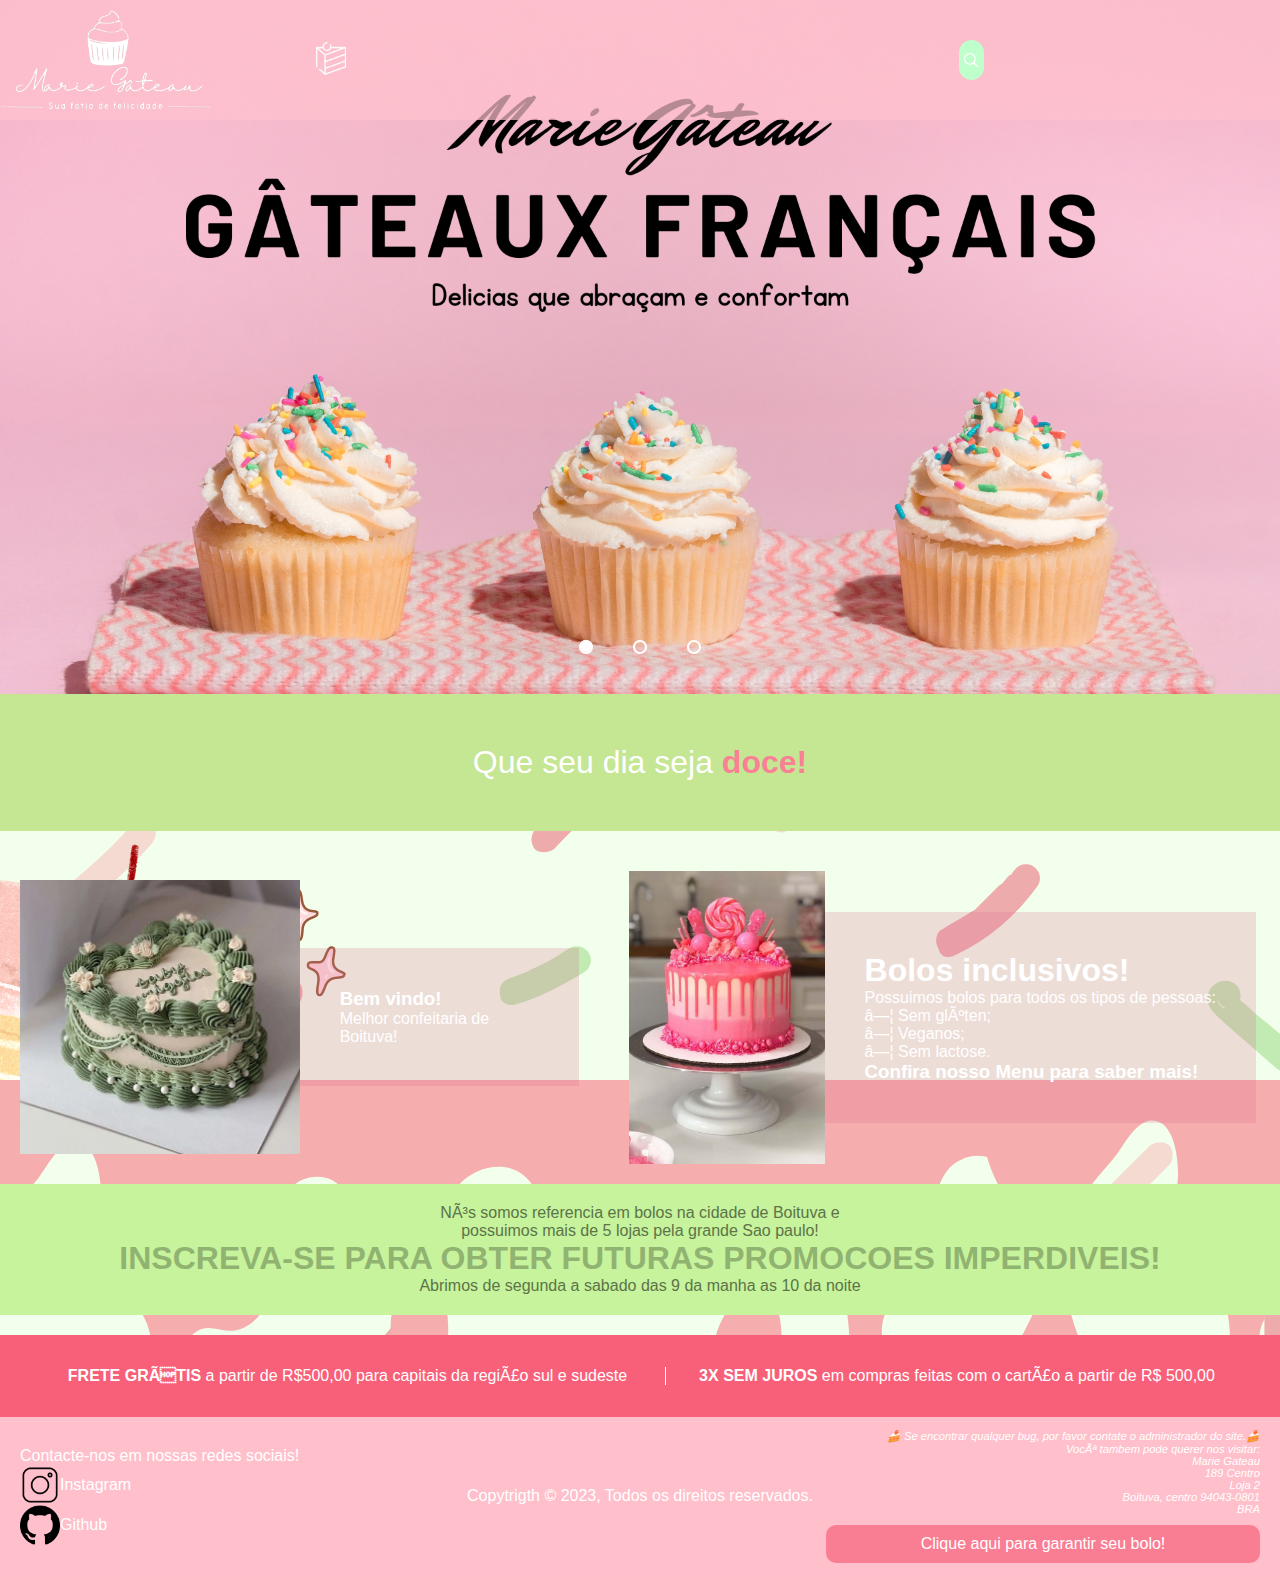
<file: index.html>
<!DOCTYPE html>
<html lang="pt-BR">

<head>
    <meta charset="UTF 8">
    <title>Marie Gâteau - Confeitaria</title>
    <link rel="shortcut icon" href="imagens/favicon.ico">
    <meta name="author" content="Mariana Pereira Lima dos Santos">
    <link rel="stylesheet" type="text/css" href="estilos/style.css">

</head>

<body background="imagens/background1.png">
    <header>
        <a href="index.html" id="logo">
            <img src="imagens/logoMarieGateau.png"alt="Logo" id="logo">
                <img src="imagens/logoMarieGateauDarker.png" alt="Logo"id="logo2">
        </a>

        <nav class="dropdown">
            <button class="dropbtn" href="paginas/menu.html"><img
                    src="imagens/iconMenu.png" alt="MENU" id="iconMenu"></button>
            <span class="dropdownConteudo">
                <a href="index.html">Home</a>
                <a href="paginas/menu.html">Nosso Menu</a>
                <a href="paginas/contato.html">Faça seu pedido aqui!</a>
                <a href="paginas/sobreNos.html">Sobre nós</a>
            </span>
        </nav>
        <span class="pesquisarBox">
            <input type="search" class="pesquisarTxt" placeholder="Buscar">
            <a href="#" class="pesquisarBtn" target="_blank" hidden></a>
            <img src="imagens/lupa.png" alt="lupa" height="10" width="10" class="icon">
            <span class="list"></span>
        </span>

    </header>
    <main class="slider">
        <span class="slides">
            <input type="radio" name="radioBtn" id="radio1">
            <input type="radio" name="radioBtn" id="radio2">
            <input type="radio" name="radioBtn" id="radio3">

            <span class="slide First">
                <img src="imagens/firstFront.png"
                    alt="Slider com bolos escrito o nome da loja e slogan">
            </span>
            <span class="slide">
                <img src="imagens/valentinesFront.png"
                    alt="Slider com bolo verde de Valentines day">
            </span>
            <span class="slide">
                <img src="imagens/saoJoaoFront.png"
                    alt="Slider com bolo de borboleta e tema de sao joao">
            </span>

            <span class="navegacaoAuto">
                <span class="autoBtn1"></span>
                <span class="autoBtn2"></span>
                <span class="autoBtn3"></span>
            </span>
            <span class="manualNavegacao">
                <label for="radio1" class="manualBtn"></label>
                <label for="radio2" class="manualBtn"></label>
                <label for="radio3" class="manualBtn"></label>
            </span>
        </span>

    </main>
    <section class="sec1">
        <span class="container">
            <p>Que seu dia seja <strong style="color: rgb(250, 128, 149);">doce!</strong></p>
        </span>
    </section>

    <section id="sec2">

        <article id="article1">
            <img src="imagens/greenCake1.jpg" id="img1">
            <span>
                <h3>Bem vindo!</h3>
                <p> Melhor confeitaria de Boituva!</p>
            </span>
        </article>

        <article id="article2">
            <img src="imagens/pinkCake1.jpg" id="img2">
            <span>
                <h1>Bolos inclusivos!</h1>
                <ul>Possuimos bolos para todos os tipos de pessoas:
                    <li>◦ Sem glúten;</li>
                    <li>◦ Veganos;</li>
                    <li>◦ Sem lactose.</li>
                </ul>
                <h3>Confira nosso Menu para saber mais!</h3>
            </span>
        </article>
    </section>


    <section id="sec3">
        <p class="ultimoParagrafo">Nós somos referencia em bolos na cidade de Boituva e</p>
        <p class="ultimoParagrafo">possuimos mais de 5 lojas pela grande Sao paulo!</p>
        <h1>INSCREVA-SE PARA OBTER FUTURAS PROMOCOES IMPERDIVEIS!</h1>
        <p class="ultimoParagrafo">Abrimos de segunda a sabado das 9 da manha as 10 da noite</p>
    </section>
    <table id="frete">
        <td><strong>FRETE GRÁTIS</strong> a partir de R$500,00 para capitais da região sul e sudeste</td>
        <td><strong>3X SEM JUROS</strong> em compras feitas com o cartão a partir de R$ 500,00</td>
    </table>

    <footer>

        <section id="footerSec1">
            <ul>
                <li>Contacte-nos em nossas redes sociais!
                <li><a href="https://www.instagram.com/maripinas_/"><img
                            src="imagens/instagramLogo.png" alt="Instagram Logo"
                            width="40px">Instagram</a></li>
                <li><a href="https://github.com"><img src="imagens/githubLogo.png" alt="Github Logo"
                            width="40px">Github</a></li>
            </ul>
        </section>
        <p>Copytrigth &copy; 2023, Todos os direitos reservados.</p>
        <section>
            <address>
                &#x1F370; Se encontrar qualquer bug, por favor <a href="mailto:lima.mariana1@aluno.ifsp.edu.br">contate
                    o
                    administrador do site</a>.&#x1F370;<br>
                Você tambem pode querer nos visitar:<br>
                Marie Gateau<br>
                189 Centro<br>
                Loja 2<br>
                Boituva, centro 94043-0801<br>
                BRA <br>
            </address>
            <aside>
                <a href="paginas/contato.html">
                    <p>Clique aqui para garantir seu bolo!</p>
                </a>
            </aside>
        </section>
    </footer>
    <script src="js/pesquisar.js"></script>
    <script src="js/sugestoes.js"></script>
    <script src="js/script.js"></script>
</body>

</html>
</file>
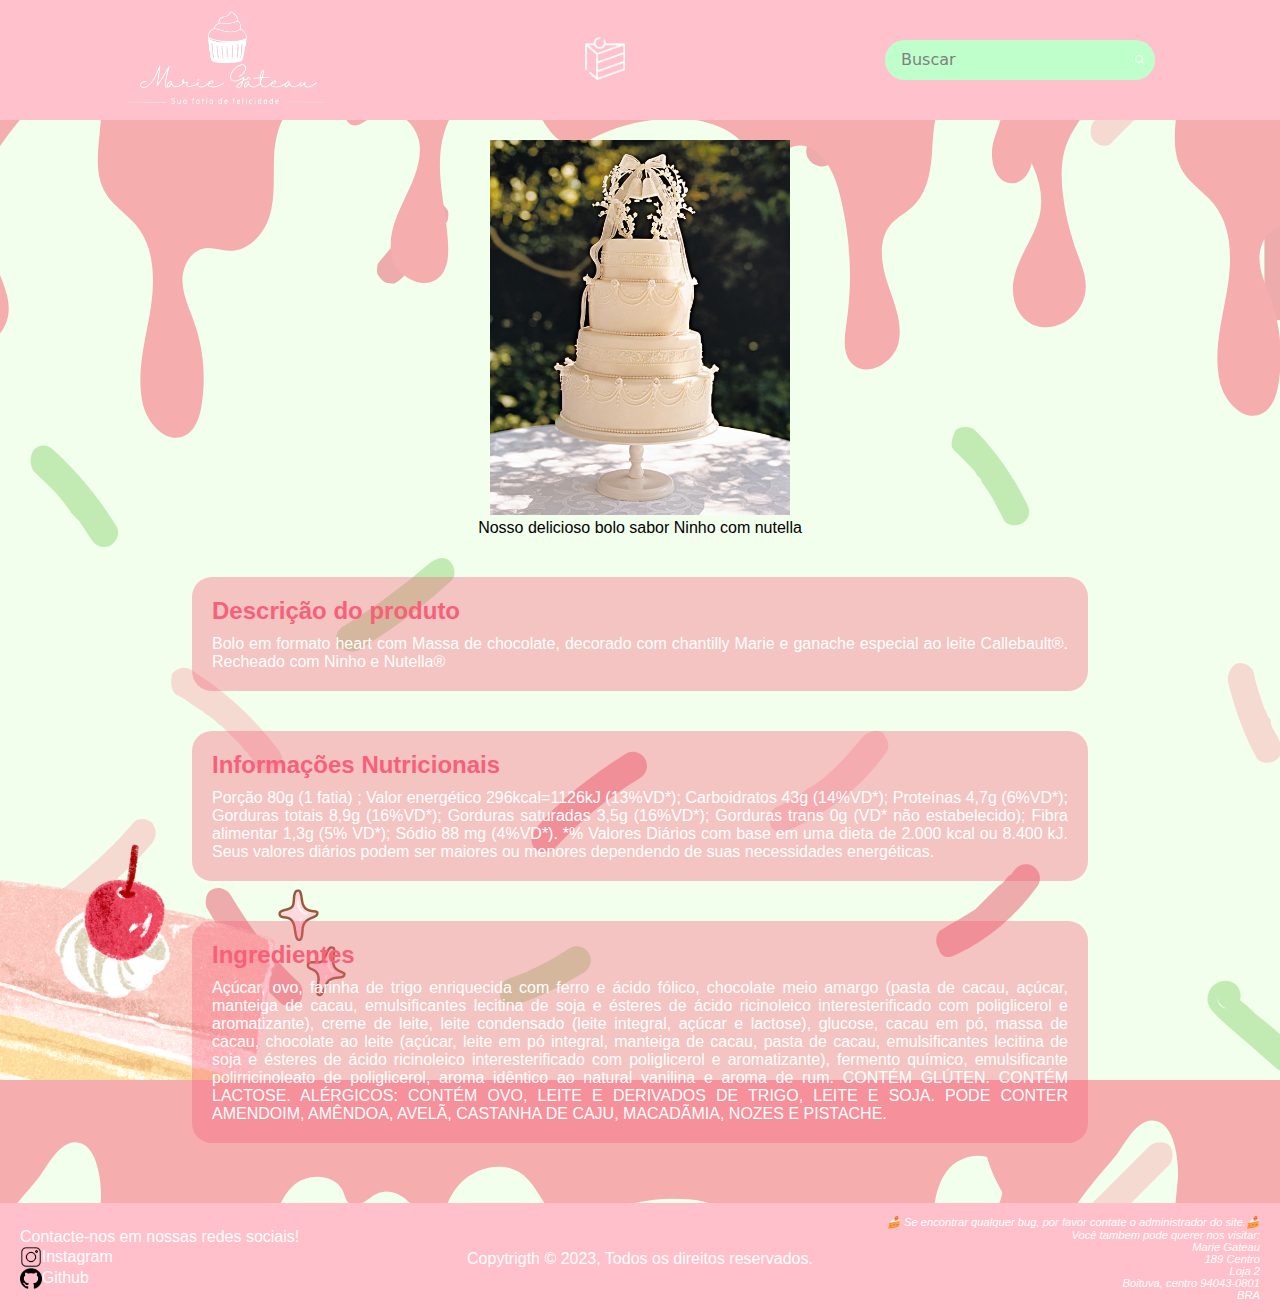
<file: paginas/bolosDeCasamento.html>
<!DOCTYPE html>
<html lang="pt-BR">

<head>
    <meta charset="UTF-8">
    <meta name="viewport" content="width=device-width, initial-scale=1.0">
    <link rel="stylesheet" href="../estilos/sobreBolos.css">
    <link rel="shortcut icon" href="../imagens/favicon.ico" type="image/x-icon">
    <title>Ninho com nutella</title>
</head>

<body background="../imagens/background1.png">
    <header>
        <a href="../index.html" id="logo"><img src="../imagens/logoMarieGateau.png" alt="Logo" id="logo"
                width="200px"><img src="../imagens/logoMarieGateauDarker.png" alt="Logo" id="logo2"></a>

        <nav class="dropdown">
            <button class="dropbtn" href="../paginas/menu.html"><img src="../imagens/iconMenu.png" alt="MENU"
                    id="iconMenu"></button>
            <span class="dropdownConteudo">
                <a href="../index.html">Home</a>
                <a href="../paginas/menu.html">Nosso Menu</a>
                <a href="../paginas/contato.html">Faça seu pedido aqui!</a>
                <a href="../paginas/sobreNos.html">Sobre nós</a>
            </span>
        </nav>
        <span class="pesquisarBox">
            <input type="search" class="pesquisarTxt" placeholder="Buscar">
            <a href="#" class="pesquisarBtn" target="_blank" hidden></a>
            <img src="../imagens/lupa.png" alt="lupa" height="10" width="10" class="icon">
            <span class="list"></span>
        </span>
    </header>

    <main>
        <section id="sec1">
            <figure>
                <img src="../imagens/weddingCakeFundo.jpg" alt="Bolo de ninho com nutella" width="300px">
                <figcaption>Nosso delicioso bolo sabor Ninho com nutella</figcaption>
            </figure>
            <article>
                <h2>Descrição do produto</h2>
                <p>Bolo em formato heart com Massa de chocolate, decorado com chantilly Marie e ganache especial ao
                    leite Callebault®. Recheado com Ninho e Nutella® </p>
            </article>
            <article>
                <h2>Informações Nutricionais</h2>
                <p>Porção 80g (1 fatia) ; Valor energético 296kcal=1126kJ (13%VD*); Carboidratos 43g (14%VD*); Proteínas
                    4,7g (6%VD*); Gorduras totais 8,9g (16%VD*); Gorduras saturadas 3,5g (16%VD*); Gorduras trans 0g
                    (VD*
                    não estabelecido); Fibra alimentar 1,3g (5% VD*); Sódio 88 mg (4%VD*). *% Valores Diários com base
                    em
                    uma dieta de 2.000 kcal ou 8.400 kJ. Seus valores diários podem ser maiores ou menores dependendo de
                    suas necessidades energéticas.</p>
            </article>
            <article>
                <h2>Ingredientes</h2>
                <p>
                    Açúcar, ovo, farinha de trigo enriquecida com ferro e ácido fólico, chocolate meio amargo (pasta de
                    cacau, açúcar, manteiga de cacau, emulsificantes lecitina de soja e ésteres de ácido ricinoleico
                    interesterificado com poliglicerol e aromatizante), creme de leite, leite condensado (leite
                    integral,
                    açúcar e lactose), glucose, cacau em pó, massa de cacau, chocolate ao leite (açúcar, leite em pó
                    integral, manteiga de cacau, pasta de cacau, emulsificantes lecitina de soja e ésteres de ácido
                    ricinoleico interesterificado com poliglicerol e aromatizante), fermento químico, emulsificante
                    polirricinoleato de poliglicerol, aroma idêntico ao natural vanilina e aroma de rum. CONTÉM GLÚTEN.
                    CONTÉM LACTOSE. ALÉRGICOS: CONTÉM OVO, LEITE E DERIVADOS DE TRIGO, LEITE E SOJA. PODE CONTER
                    AMENDOIM,
                    AMÊNDOA, AVELÃ, CASTANHA DE CAJU, MACADÃMIA, NOZES E PISTACHE.</p>
            </article>
        </section>
    </main>
    <footer>

        <section id="footerSec1">
            <ul>
                <li>Contacte-nos em nossas redes sociais!
                <li><a href="https://www.instagram.com/maripinas_/"><img
                            src="../imagens/instagramLogo.png" alt="Instagram Logo"
                            width="5%">Instagram</a></li>
                <li><a href="https://github.com"><img src="../imagens/githubLogo.png" alt="Github Logo"
                            width="5%">Github</a></li>
            </ul>
        </section>
        <p>Copytrigth &copy; 2023, Todos os direitos reservados.</p>
        <section>
            <address>
                &#x1F370; Se encontrar qualquer bug, por favor <a href="mailto:lima.mariana1@aluno.ifsp.edu.br">contate
                    o
                    administrador do site</a>.&#x1F370;<br>
                Você tambem pode querer nos visitar:<br>
                Marie Gateau<br>
                189 Centro<br>
                Loja 2<br>
                Boituva, centro 94043-0801<br>
                BRA <br>
            </address>
        </section>
    </footer>
</body>

</html>
</file>
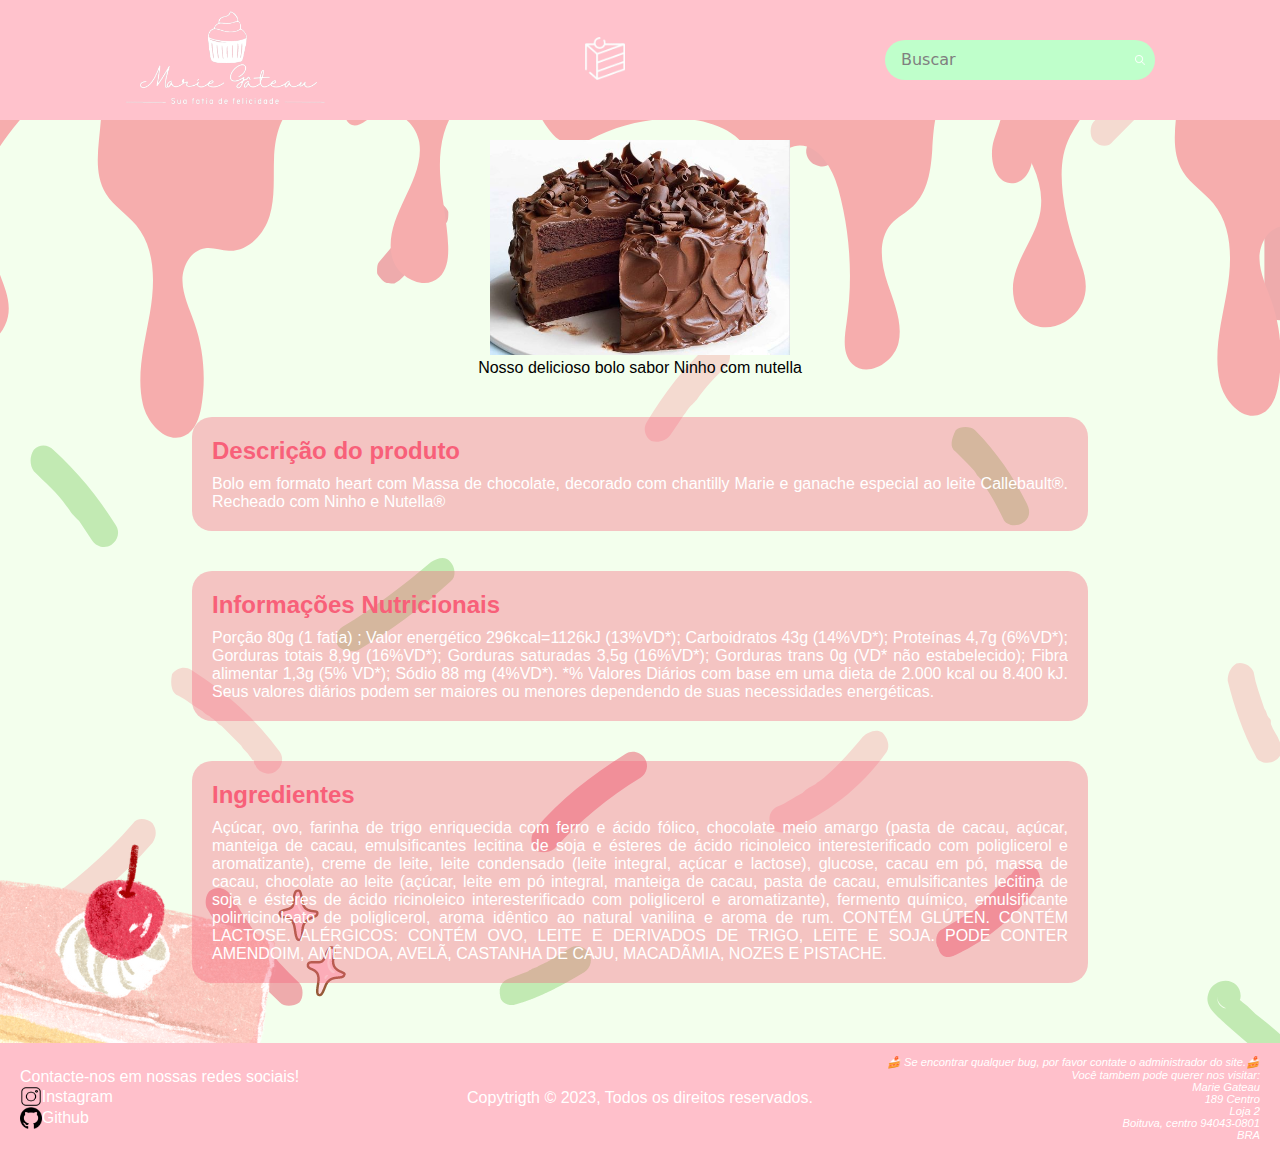
<file: paginas/chocolateBelga.html>
<!DOCTYPE html>
<html lang="pt-BR">

<head>
    <meta charset="UTF-8">
    <meta name="viewport" content="width=device-width, initial-scale=1.0">
    <link rel="stylesheet" href="../estilos/sobreBolos.css">
    <link rel="shortcut icon" href="../imagens/favicon.ico" type="image/x-icon">
    <title>Ninho com nutella</title>
</head>

<body background="../imagens/background1.png">
    <header>
        <a href="../index.html" id="logo"><img src="../imagens/logoMarieGateau.png" alt="Logo" id="logo"
                width="200px"><img src="../imagens/logoMarieGateauDarker.png" alt="Logo" id="logo2"></a>

        <nav class="dropdown">
            <button class="dropbtn" href="../paginas/menu.html"><img src="../imagens/iconMenu.png" alt="MENU"
                    id="iconMenu"></button>
            <span class="dropdownConteudo">
                <a href="../index.html">Home</a>
                <a href="../paginas/menu.html">Nosso Menu</a>
                <a href="../paginas/contato.html">Faça seu pedido aqui!</a>
                <a href="../paginas/sobreNos.html">Sobre nós</a>
            </span>
        </nav>
        <span class="pesquisarBox">
            <input type="search" class="pesquisarTxt" placeholder="Buscar">
            <a href="#" class="pesquisarBtn" target="_blank" hidden></a>
            <img src="../imagens/lupa.png" alt="lupa" height="10" width="10" class="icon">
            <span class="list"></span>
        </span>
    </header>

    <main>
        <section id="sec1">
            <figure>
                <img src="../imagens/chocolateCakeFundo.jpg" alt="Bolo de ninho com nutella" width="300px">
                <figcaption>Nosso delicioso bolo sabor Ninho com nutella</figcaption>
            </figure>
            <article>
                <h2>Descrição do produto</h2>
                <p>Bolo em formato heart com Massa de chocolate, decorado com chantilly Marie e ganache especial ao
                    leite Callebault®. Recheado com Ninho e Nutella® </p>
            </article>
            <article>
                <h2>Informações Nutricionais</h2>
                <p>Porção 80g (1 fatia) ; Valor energético 296kcal=1126kJ (13%VD*); Carboidratos 43g (14%VD*); Proteínas
                    4,7g (6%VD*); Gorduras totais 8,9g (16%VD*); Gorduras saturadas 3,5g (16%VD*); Gorduras trans 0g
                    (VD*
                    não estabelecido); Fibra alimentar 1,3g (5% VD*); Sódio 88 mg (4%VD*). *% Valores Diários com base
                    em
                    uma dieta de 2.000 kcal ou 8.400 kJ. Seus valores diários podem ser maiores ou menores dependendo de
                    suas necessidades energéticas.</p>
            </article>
            <article>
                <h2>Ingredientes</h2>
                <p>
                    Açúcar, ovo, farinha de trigo enriquecida com ferro e ácido fólico, chocolate meio amargo (pasta de
                    cacau, açúcar, manteiga de cacau, emulsificantes lecitina de soja e ésteres de ácido ricinoleico
                    interesterificado com poliglicerol e aromatizante), creme de leite, leite condensado (leite
                    integral,
                    açúcar e lactose), glucose, cacau em pó, massa de cacau, chocolate ao leite (açúcar, leite em pó
                    integral, manteiga de cacau, pasta de cacau, emulsificantes lecitina de soja e ésteres de ácido
                    ricinoleico interesterificado com poliglicerol e aromatizante), fermento químico, emulsificante
                    polirricinoleato de poliglicerol, aroma idêntico ao natural vanilina e aroma de rum. CONTÉM GLÚTEN.
                    CONTÉM LACTOSE. ALÉRGICOS: CONTÉM OVO, LEITE E DERIVADOS DE TRIGO, LEITE E SOJA. PODE CONTER
                    AMENDOIM,
                    AMÊNDOA, AVELÃ, CASTANHA DE CAJU, MACADÃMIA, NOZES E PISTACHE.</p>
            </article>
        </section>
    </main>
    <footer>

        <section id="footerSec1">
            <ul>
                <li>Contacte-nos em nossas redes sociais!
                <li><a href="https://www.instagram.com/maripinas_/"><img
                            src="../imagens/instagramLogo.png" alt="Instagram Logo"
                            width="5%">Instagram</a></li>
                <li><a href="https://github.com"><img src="../imagens/githubLogo.png" alt="Github Logo"
                            width="5%">Github</a></li>
            </ul>
        </section>
        <p>Copytrigth &copy; 2023, Todos os direitos reservados.</p>
        <section>
            <address>
                &#x1F370; Se encontrar qualquer bug, por favor <a href="mailto:lima.mariana1@aluno.ifsp.edu.br">contate
                    o
                    administrador do site</a>.&#x1F370;<br>
                Você tambem pode querer nos visitar:<br>
                Marie Gateau<br>
                189 Centro<br>
                Loja 2<br>
                Boituva, centro 94043-0801<br>
                BRA <br>
            </address>
        </section>
    </footer>
</body>

</html>
</file>
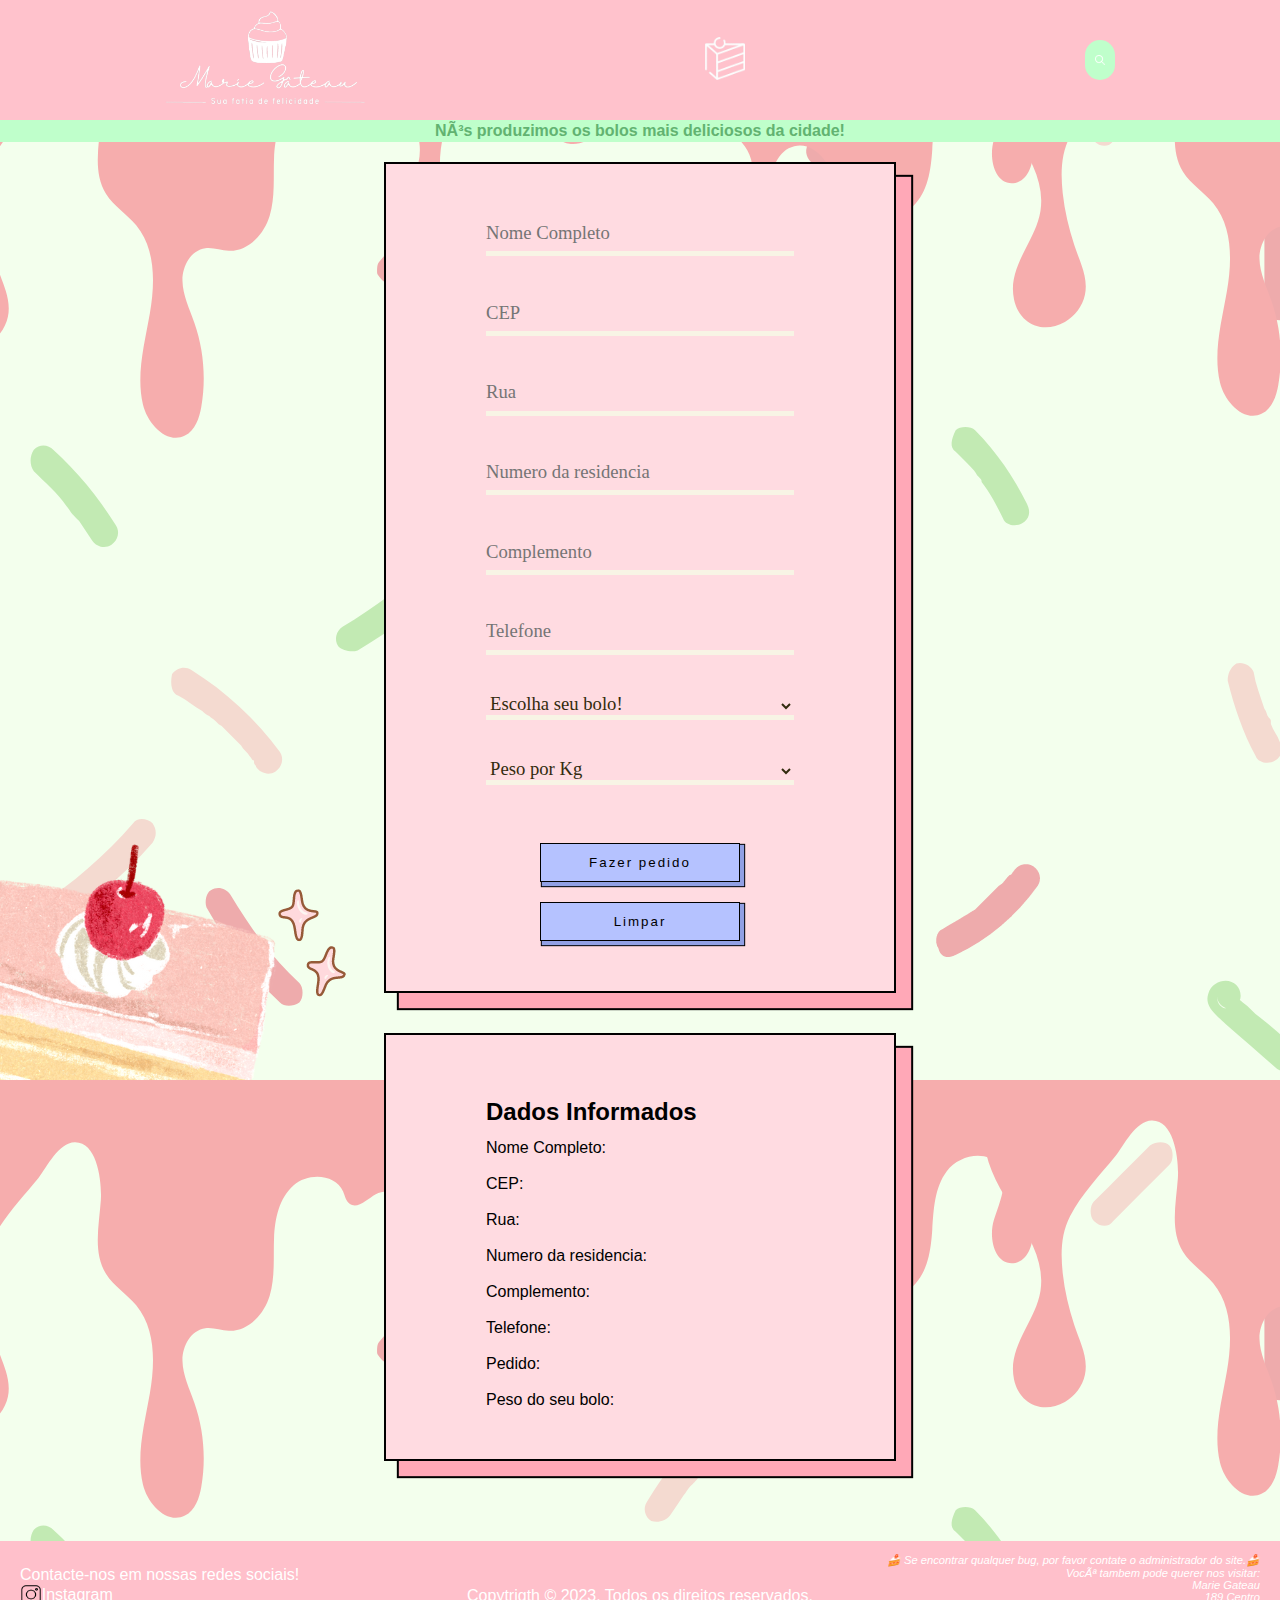
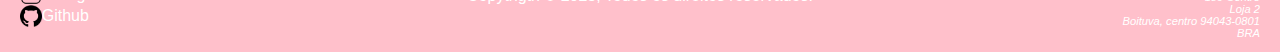
<file: paginas/contato.html>
<!DOCTYPE html>
<html lang="pt-br">

<head>
    <meta charset="UTF 8">
    <title>Marie Gâteau - Confeitaria</title>
    <link rel="shortcut icon" href="../imagens/logo/coxinhazinha.ico">
    <meta name="author" content="Mariana Pereira Lima dos Santos">
    <link rel="stylesheet" type="text/css" href="../estilos/formEstilo.css">
    <link rel="shortcut icon" href="../imagens/favicon.ico" type="image/x-icon">
</head>

<body background="../imagens/background1.png">
    <header>
        <a href="../index.html" id="logo"><img src="../imagens/logoMarieGateau.png"
                alt="Logo" id="logo" width="200px"><img src="../imagens/logoMarieGateauDarker.png" alt="Logo"
                id="logo2"></a>

        <nav class="dropdown">
            <button class="dropbtn" href="../paginas/menu.html"><img
                    src="../imagens/iconMenu.png" alt="MENU" id="iconMenu"></button>
            <span class="dropdownConteudo">
                <a href="../index.html">Home</a>
                <a href="../paginas/menu.html">Nosso Menu</a>
                <a href="../paginas/contato.html">Faça seu pedido aqui!</a>
                <a href="../paginas/sobreNos.html">Sobre nós</a>
            </span>
        </nav>
        <span class="pesquisarBox">
            <input type="search" class="pesquisarTxt" placeholder="Buscar">
            <a href="#" class="pesquisarBtn" target="_blank" hidden></a>
            <img src="../imagens/lupa.png" alt="lupa" height="10" width="10" class="icon">
            <span class="list"></span>
        </span>

    </header>
    <h3 id="formato"> Nós produzimos os bolos mais deliciosos da cidade!</h3>
    <main>

        <form action="#" method="post" class="pedido">
            <input placeholder="Nome Completo" type="text" required="" class="inputEselect" id="nome">
            <input placeholder="CEP" type="zip" name="clienteCEP" class="inputEselect" id="cep">
            <input placeholder="Rua" type="text" name="clienteRua" class="inputEselect" id="rua">
            <input placeholder="Numero da residencia" type="number" name="clienteCasa" class="inputEselect" id="numRes">
            <input placeholder="Complemento" type="text" name="clienteComplemento" class="inputEselect" id="comp">
            <input placeholder="Telefone" type="tel" name="clienteTel" pattern="[0-9]{3}-[0-9]{3}-[0-9]{4}" class="inputEselect" id="tel">

            <select name="select" class="inputEselect" id="boloTipo">
                <option value="escolha">Escolha seu bolo!</option>
                <option value="Red Velvet">Red Velvet</option>
                <option value="Dois amores">Dois amores</option>
                <option value="Bolos de casamento">Bolos de casamento</option>
                <option value="Dark Forest">Dark Forest</option>
                <option value="Chocolate Belga">Chocolate Belga</option>
              </select>
            
              <select name="select" class="inputEselect" id="pesoBolo">
                <option value="Por Kg">Peso por Kg</option>
                <option value="1 kg">1 kg (10 pessoas)</option>
                <option value="1.5 kg">1,5 kg (15 pessoas)</option>
                <option value="2 kg">2 kg (20 pessoas)</option>
                <option value="4 kg">4 kg (40 pessoas)</option>
                <option value="5 kg">5 kg (50 pessoas)</option>
                <option value="6 kg">6 kg (60 pessoas)</option>
                <option value="tamPerso">Tamanho Personalizado (contato pelo whatsapp)</option>
              </select>

            <button type="button" id="enviarBotao" onclick="cadastrar()">Fazer pedido</button>
            <button type="reset" id="enviarBotao">Limpar</button>
        </form>
        <form action="#" class="dadosCad">
            <!--DADOS INFORMADOS-->
            <h2 style="margin: 1vw 0vw 1vw 0vw;">Dados Informados</h2>
            Nome Completo: <label id="nomeCad" for="" class="labelDadosCad"></label>
            <br>
            CEP: <label id="cepCad" class="labelDadosCad"></label>
            <br>
            Rua: <label id="ruaCad" class="labelDadosCad"></label>
            <br>
            Numero da residencia: <label id="numResCad" class="labelDadosCad"></label>
            <br>
            Complemento: <label id="complementoCad" class="labelDadosCad"></label>
            <br>
            Telefone:<label id="telCad" class="labelDadosCad"></label>
            <br>
            Pedido: <span id="pedidoCad" class="labelDadosCad"></span>
            <br>
            Peso do seu bolo: <span id="pesoCad" class="labelDadosCad"></span>
            <label id="documento"></label>
        </form>
    </main>
    <footer>

        <section id="footerSec1">
            <ul>
                <li>Contacte-nos em nossas redes sociais!
                <li><a href="https://www.instagram.com/maripinas_/"><img
                            src="../imagens/instagramLogo.png" alt="Instagram Logo"
                            width="5%">Instagram</a></li>
                <li><a href="https://github.com"><img src="../imagens/githubLogo.png" alt="Github Logo"
                            width="5%">Github</a></li>
            </ul>
        </section>
        <p>Copytrigth &copy; 2023, Todos os direitos reservados.</p>
        <section>
            <address>
                &#x1F370; Se encontrar qualquer bug, por favor <a href="mailto:lima.mariana1@aluno.ifsp.edu.br">contate
                    o
                    administrador do site</a>.&#x1F370;<br>
                Você tambem pode querer nos visitar:<br>
                Marie Gateau<br>
                189 Centro<br>
                Loja 2<br>
                Boituva, centro 94043-0801<br>
                BRA <br>
            </address>
        </section>
    </footer>
    <script src="../js/cadastrar.js"></script>
</body>

</html>
</file>
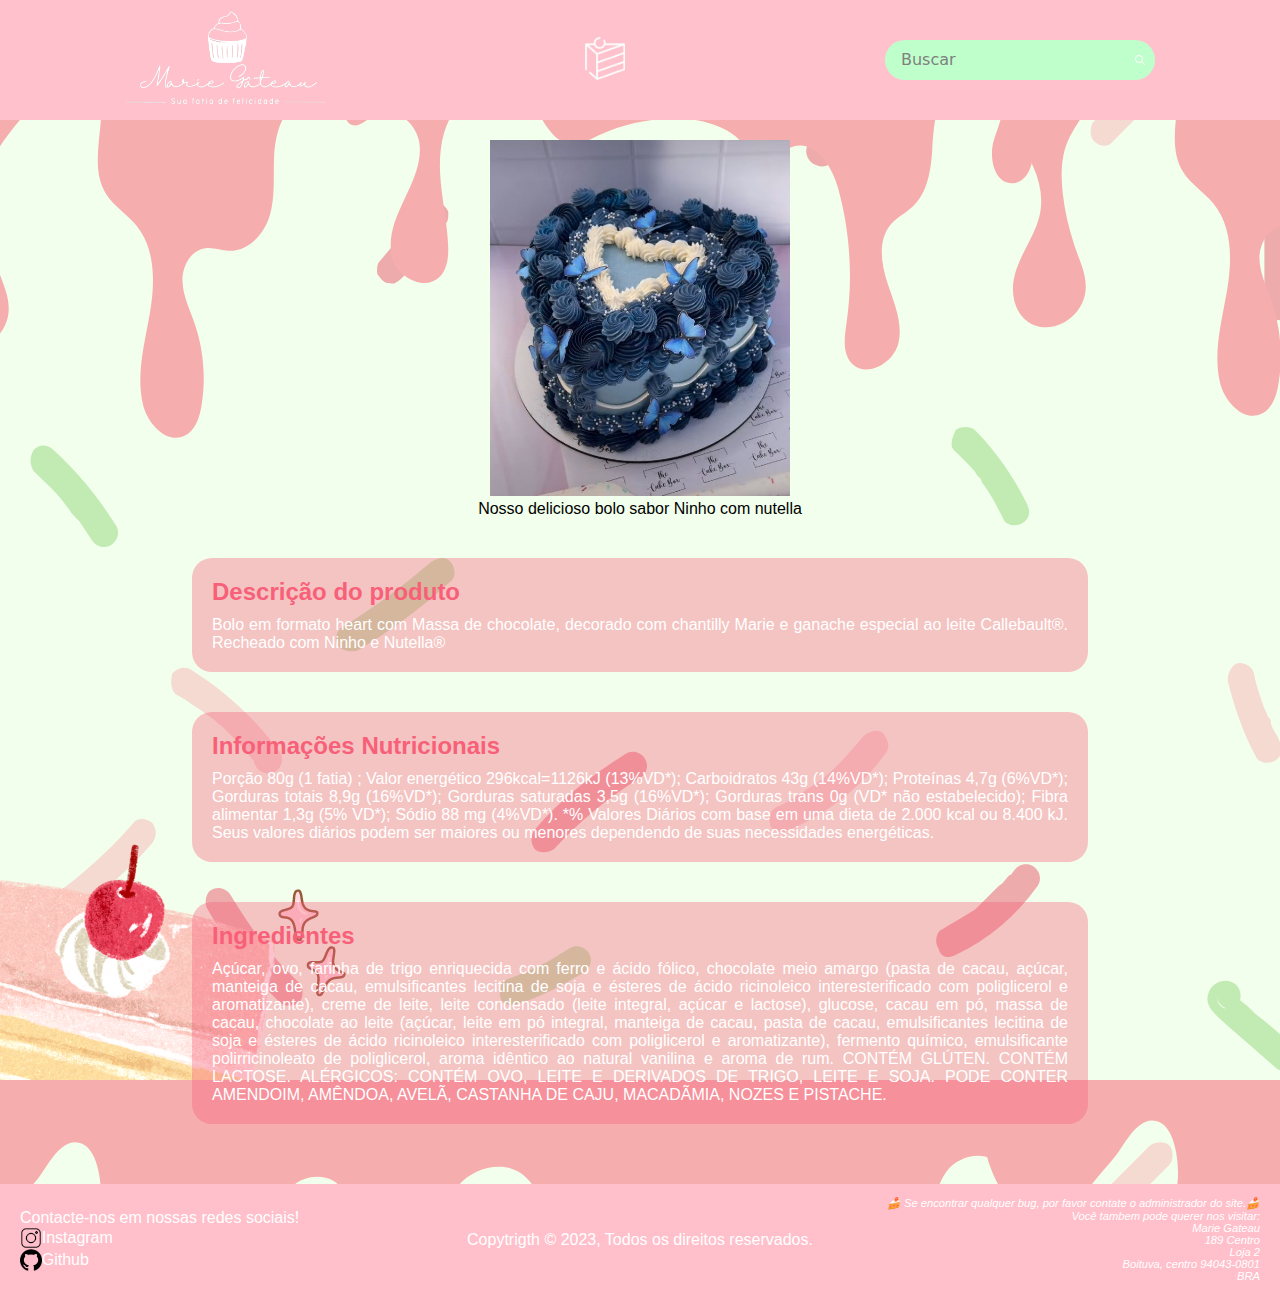
<file: paginas/darkForest.html>
<!DOCTYPE html>
<html lang="pt-BR">

<head>
    <meta charset="UTF-8">
    <meta name="viewport" content="width=device-width, initial-scale=1.0">
    <link rel="stylesheet" href="../estilos/sobreBolos.css">
    <link rel="shortcut icon" href="../imagens/favicon.ico" type="image/x-icon">
    <title>Ninho com nutella</title>
</head>

<body background="../imagens/background1.png">
    <header>
        <a href="../index.html" id="logo"><img src="../imagens/logoMarieGateau.png" alt="Logo" id="logo"
                width="200px"><img src="../imagens/logoMarieGateauDarker.png" alt="Logo" id="logo2"></a>

        <nav class="dropdown">
            <button class="dropbtn" href="../paginas/menu.html"><img src="../imagens/iconMenu.png" alt="MENU"
                    id="iconMenu"></button>
            <span class="dropdownConteudo">
                <a href="../index.html">Home</a>
                <a href="../paginas/menu.html">Nosso Menu</a>
                <a href="../paginas/contato.html">Faça seu pedido aqui!</a>
                <a href="../paginas/sobreNos.html">Sobre nós</a>
            </span>
        </nav>
        <span class="pesquisarBox">
            <input type="search" class="pesquisarTxt" placeholder="Buscar">
            <a href="#" class="pesquisarBtn" target="_blank" hidden></a>
            <img src="../imagens/lupa.png" alt="lupa" height="10" width="10" class="icon">
            <span class="list"></span>
        </span>
    </header>

    <main>
        <section id="sec1">
            <figure>
                <img src="../imagens/blueCakeFundo.jpg" alt="Bolo de ninho com nutella" width="300px">
                <figcaption>Nosso delicioso bolo sabor Ninho com nutella</figcaption>
            </figure>
            <article>
                <h2>Descrição do produto</h2>
                <p>Bolo em formato heart com Massa de chocolate, decorado com chantilly Marie e ganache especial ao
                    leite Callebault®. Recheado com Ninho e Nutella® </p>
            </article>
            <article>
                <h2>Informações Nutricionais</h2>
                <p>Porção 80g (1 fatia) ; Valor energético 296kcal=1126kJ (13%VD*); Carboidratos 43g (14%VD*); Proteínas
                    4,7g (6%VD*); Gorduras totais 8,9g (16%VD*); Gorduras saturadas 3,5g (16%VD*); Gorduras trans 0g
                    (VD*
                    não estabelecido); Fibra alimentar 1,3g (5% VD*); Sódio 88 mg (4%VD*). *% Valores Diários com base
                    em
                    uma dieta de 2.000 kcal ou 8.400 kJ. Seus valores diários podem ser maiores ou menores dependendo de
                    suas necessidades energéticas.</p>
            </article>
            <article>
                <h2>Ingredientes</h2>
                <p>
                    Açúcar, ovo, farinha de trigo enriquecida com ferro e ácido fólico, chocolate meio amargo (pasta de
                    cacau, açúcar, manteiga de cacau, emulsificantes lecitina de soja e ésteres de ácido ricinoleico
                    interesterificado com poliglicerol e aromatizante), creme de leite, leite condensado (leite
                    integral,
                    açúcar e lactose), glucose, cacau em pó, massa de cacau, chocolate ao leite (açúcar, leite em pó
                    integral, manteiga de cacau, pasta de cacau, emulsificantes lecitina de soja e ésteres de ácido
                    ricinoleico interesterificado com poliglicerol e aromatizante), fermento químico, emulsificante
                    polirricinoleato de poliglicerol, aroma idêntico ao natural vanilina e aroma de rum. CONTÉM GLÚTEN.
                    CONTÉM LACTOSE. ALÉRGICOS: CONTÉM OVO, LEITE E DERIVADOS DE TRIGO, LEITE E SOJA. PODE CONTER
                    AMENDOIM,
                    AMÊNDOA, AVELÃ, CASTANHA DE CAJU, MACADÃMIA, NOZES E PISTACHE.</p>
            </article>
        </section>
    </main>
    <footer>

        <section id="footerSec1">
            <ul>
                <li>Contacte-nos em nossas redes sociais!
                <li><a href="https://www.instagram.com/maripinas_/"><img
                            src="../imagens/instagramLogo.png" alt="Instagram Logo"
                            width="5%">Instagram</a></li>
                <li><a href="https://github.com"><img src="../imagens/githubLogo.png" alt="Github Logo"
                            width="5%">Github</a></li>
            </ul>
        </section>
        <p>Copytrigth &copy; 2023, Todos os direitos reservados.</p>
        <section>
            <address>
                &#x1F370; Se encontrar qualquer bug, por favor <a href="mailto:lima.mariana1@aluno.ifsp.edu.br">contate
                    o
                    administrador do site</a>.&#x1F370;<br>
                Você tambem pode querer nos visitar:<br>
                Marie Gateau<br>
                189 Centro<br>
                Loja 2<br>
                Boituva, centro 94043-0801<br>
                BRA <br>
            </address>
        </section>
    </footer>
</body>

</html>
</file>
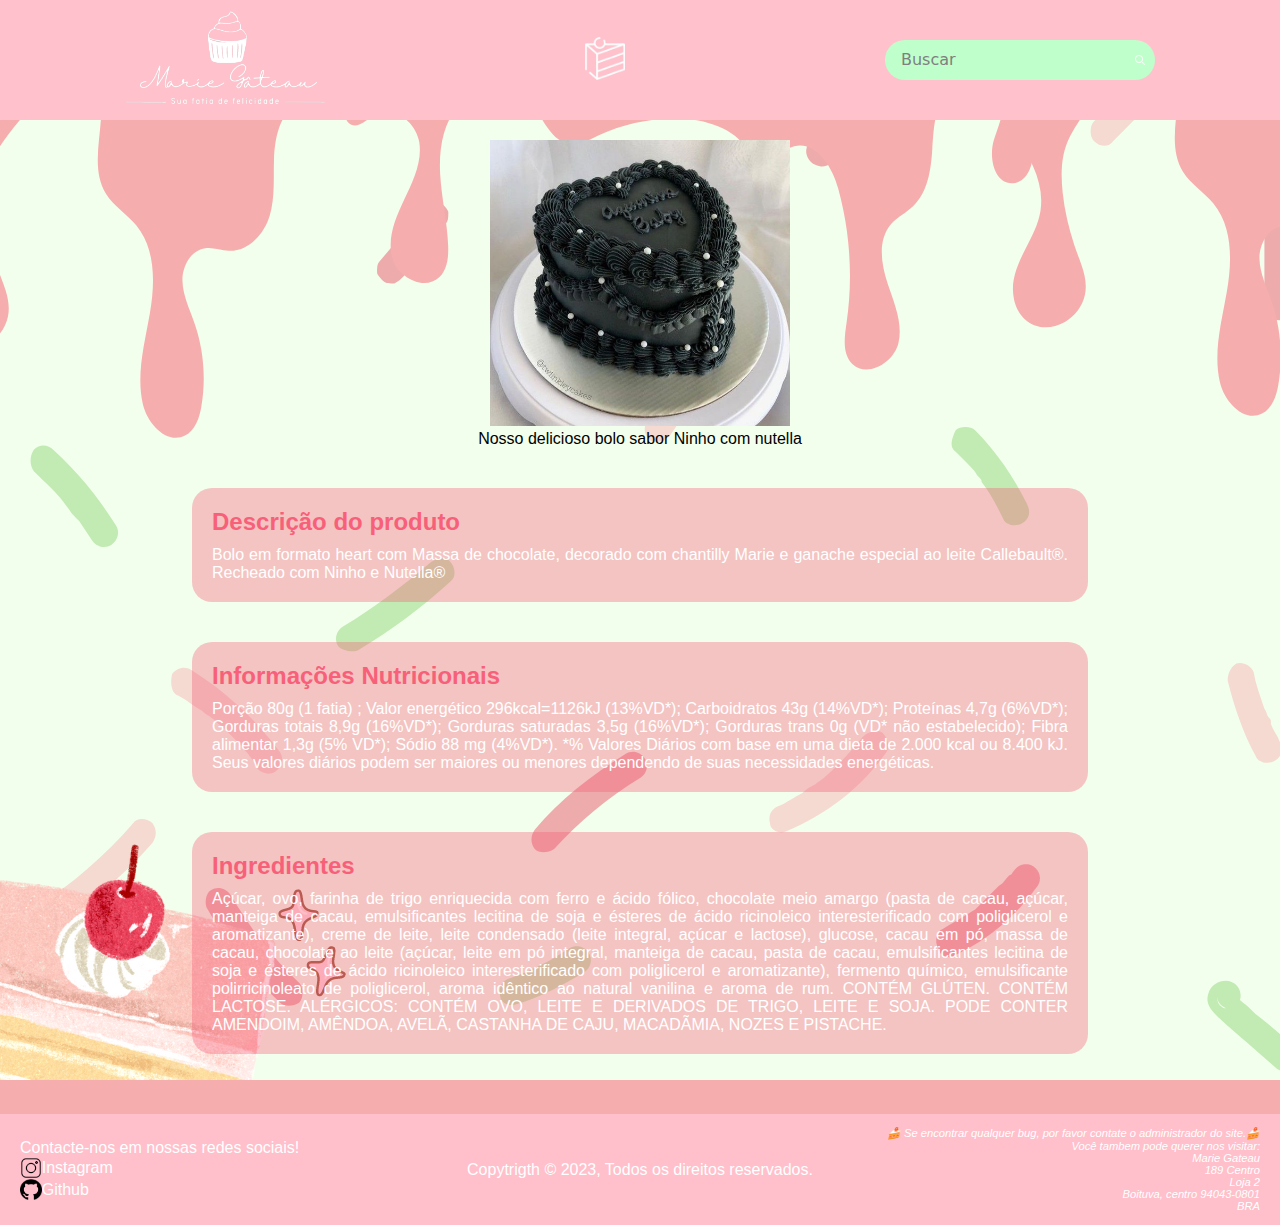
<file: paginas/doisAmores.html>
<!DOCTYPE html>
<html lang="pt-BR">

<head>
    <meta charset="UTF-8">
    <meta name="viewport" content="width=device-width, initial-scale=1.0">
    <link rel="stylesheet" href="../estilos/sobreBolos.css">
    <link rel="shortcut icon" href="../imagens/favicon.ico" type="image/x-icon">
    <title>Ninho com nutella</title>
</head>

<body background="../imagens/background1.png">
    <header>
        <a href="../index.html" id="logo"><img src="../imagens/logoMarieGateau.png" alt="Logo" id="logo"
                width="200px"><img src="../imagens/logoMarieGateauDarker.png" alt="Logo" id="logo2"></a>

        <nav class="dropdown">
            <button class="dropbtn" href="../paginas/menu.html"><img src="../imagens/iconMenu.png" alt="MENU"
                    id="iconMenu"></button>
            <span class="dropdownConteudo">
                <a href="../index.html">Home</a>
                <a href="../paginas/menu.html">Nosso Menu</a>
                <a href="../paginas/contato.html">Faça seu pedido aqui!</a>
                <a href="../paginas/sobreNos.html">Sobre nós</a>
            </span>
        </nav>
        <span class="pesquisarBox">
            <input type="search" class="pesquisarTxt" placeholder="Buscar">
            <a href="#" class="pesquisarBtn" target="_blank" hidden></a>
            <img src="../imagens/lupa.png" alt="lupa" height="10" width="10" class="icon">
            <span class="list"></span>
        </span>
    </header>

    <main>
        <section id="sec1">
            <figure>
                <img src="../imagens/blackCakeFundo.jpg" alt="Bolo de ninho com nutella" width="300px">
                <figcaption>Nosso delicioso bolo sabor Ninho com nutella</figcaption>
            </figure>
            <article>
                <h2>Descrição do produto</h2>
                <p>Bolo em formato heart com Massa de chocolate, decorado com chantilly Marie e ganache especial ao
                    leite Callebault®. Recheado com Ninho e Nutella® </p>
            </article>
            <article>
                <h2>Informações Nutricionais</h2>
                <p>Porção 80g (1 fatia) ; Valor energético 296kcal=1126kJ (13%VD*); Carboidratos 43g (14%VD*); Proteínas
                    4,7g (6%VD*); Gorduras totais 8,9g (16%VD*); Gorduras saturadas 3,5g (16%VD*); Gorduras trans 0g
                    (VD*
                    não estabelecido); Fibra alimentar 1,3g (5% VD*); Sódio 88 mg (4%VD*). *% Valores Diários com base
                    em
                    uma dieta de 2.000 kcal ou 8.400 kJ. Seus valores diários podem ser maiores ou menores dependendo de
                    suas necessidades energéticas.</p>
            </article>
            <article>
                <h2>Ingredientes</h2>
                <p>
                    Açúcar, ovo, farinha de trigo enriquecida com ferro e ácido fólico, chocolate meio amargo (pasta de
                    cacau, açúcar, manteiga de cacau, emulsificantes lecitina de soja e ésteres de ácido ricinoleico
                    interesterificado com poliglicerol e aromatizante), creme de leite, leite condensado (leite
                    integral,
                    açúcar e lactose), glucose, cacau em pó, massa de cacau, chocolate ao leite (açúcar, leite em pó
                    integral, manteiga de cacau, pasta de cacau, emulsificantes lecitina de soja e ésteres de ácido
                    ricinoleico interesterificado com poliglicerol e aromatizante), fermento químico, emulsificante
                    polirricinoleato de poliglicerol, aroma idêntico ao natural vanilina e aroma de rum. CONTÉM GLÚTEN.
                    CONTÉM LACTOSE. ALÉRGICOS: CONTÉM OVO, LEITE E DERIVADOS DE TRIGO, LEITE E SOJA. PODE CONTER
                    AMENDOIM,
                    AMÊNDOA, AVELÃ, CASTANHA DE CAJU, MACADÃMIA, NOZES E PISTACHE.</p>
            </article>
        </section>
    </main>
    <footer>

        <section id="footerSec1">
            <ul>
                <li>Contacte-nos em nossas redes sociais!
                <li><a href="https://www.instagram.com/maripinas_/"><img
                            src="../imagens/instagramLogo.png" alt="Instagram Logo"
                            width="5%">Instagram</a></li>
                <li><a href="https://github.com"><img src="../imagens/githubLogo.png" alt="Github Logo"
                            width="5%">Github</a></li>
            </ul>
        </section>
        <p>Copytrigth &copy; 2023, Todos os direitos reservados.</p>
        <section>
            <address>
                &#x1F370; Se encontrar qualquer bug, por favor <a href="mailto:lima.mariana1@aluno.ifsp.edu.br">contate
                    o
                    administrador do site</a>.&#x1F370;<br>
                Você tambem pode querer nos visitar:<br>
                Marie Gateau<br>
                189 Centro<br>
                Loja 2<br>
                Boituva, centro 94043-0801<br>
                BRA <br>
            </address>
        </section>
    </footer>
</body>

</html>
</file>
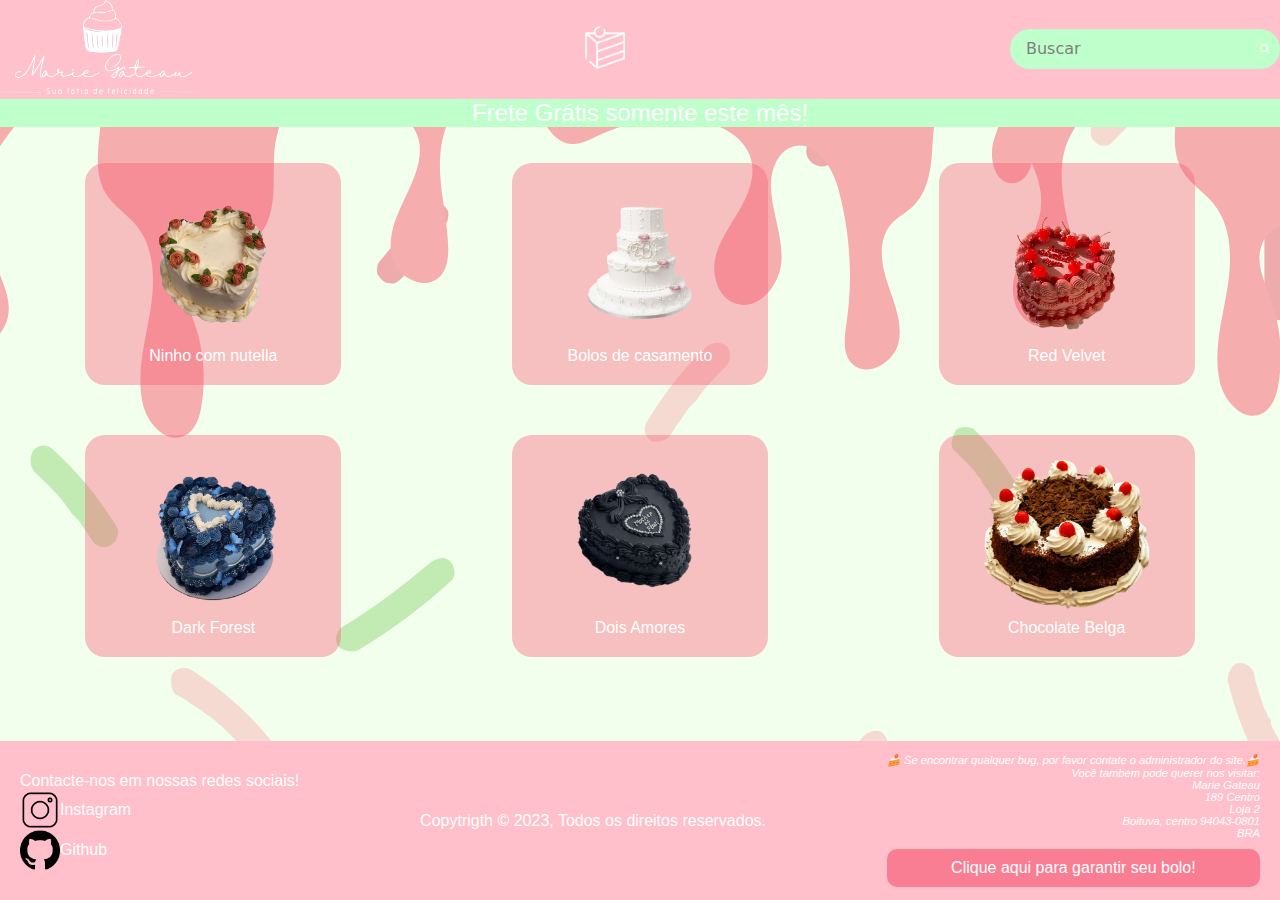
<file: paginas/menu.html>
<!DOCTYPE html>
<html lang="pt-BR">

<head>
    <meta charset="UTF-8">
    <meta http-equiv="X-UA-Compatible" content="IE=edge">
    <meta name="viewport" content="width=device-width, initial-scale=1.0">
    <link rel="stylesheet" href="../estilos/menuEstilo.css">
    <link rel="shortcut icon" href="../imagens/favicon.ico" type="image/x-icon">
    <title>Menu</title>
</head>

<body background="../imagens/background1.png">
    <header>
        <a href="../index.html" id="logo"><img src="../imagens/logoMarieGateau.png"
                alt="Logo" id="logo" width="200px"><img src="../imagens/logoMarieGateauDarker.png" alt="Logo"
                id="logo2"></a>

        <nav class="dropdown">
            <button class="dropbtn" href="../paginas/menu.html"><img
                    src="../imagens/iconMenu.png" alt="MENU" id="iconMenu"></button>
            <span class="dropdownConteudo">
                <a href="../index.html">Home</a>
                <a href="../paginas/menu.html">Nosso Menu</a>
                <a href="../paginas/contato.html">Faça seu pedido aqui!</a>
                <a href="../paginas/sobreNos.html">Sobre nós</a>
            </span>
        </nav>
        <span class="pesquisarBox">
            <input type="search" class="pesquisarTxt" placeholder="Buscar">
            <a href="#" class="pesquisarBtn" target="_blank" hidden></a>
            <img src="../imagens/lupa.png" alt="lupa" height="10" width="10" class="icon">
            <span class="list"></span>
        </span>

    </header>
    <p id="frete"> Frete Grátis somente este mês!</p>
    <br>
    <br>
    <section id="sec1" class="sections">
        <article>
            <a href="../paginas/ninhoComNutella.html">
            <img src="../imagens/whiteCake.png" alt="Bolo branco de ninho com nutella" class="imgs">
            <p>Ninho com nutella</p></a>
        </article>
        <article>
            <a href="../paginas/bolosDeCasamento.html"><img src="../imagens/weddingCake.png" alt="Bolo branco de casamento" class="imgs">
            <p>Bolos de casamento</p></a>
        </article>
        <article>
            <a href="../paginas/redVelvet.html"> <img src="../imagens/pinkCake2.png" alt="Bolo rosa red velvet" class="imgs">
            <p>Red Velvet</p></a>
        </article>
    </section>

    <section id="sec2" class="sections">
        <article>
            <a href="../paginas/darkForest.html"><img src="../imagens/cake2.png" alt="Bolo azul com borboletas Dark Forest" class="imgs">
            <p>Dark Forest</p></a>
        </article>
        <article>
            <a href="../paginas/doisAmores.html"><img src="../imagens/cake3.png" alt="Bolo Preto em formato de coracao sabor Dois Amores" class="imgs">
            <p>Dois Amores</p></a>
        </article>
        <article>
            <a href="../paginas/chocolateBelga.html"><img src="../imagens/chocolateCake.png" alt="Bolo marrom com cereja de Chocolate Belga" class="imgs">
            <p>Chocolate Belga</p></a>
        </article>
    </section>

    <footer>

        <section id="footerSec1">
            <ul>
                <li>Contacte-nos em nossas redes sociais!
                <li><a href="https://www.instagram.com/maripinas_/"><img
                            src="../imagens/instagramLogo.png" alt="Instagram Logo"
                            width="40px">Instagram</a></li>
                <li><a href="https://github.com"><img src="../imagens/githubLogo.png" alt="Github Logo"
                            width="40px">Github</a></li>
            </ul>
        </section>
        <p>Copytrigth &copy; 2023, Todos os direitos reservados.</p>
        <section>
            <address>
                &#x1F370; Se encontrar qualquer bug, por favor <a href="mailto:lima.mariana1@aluno.ifsp.edu.br">contate
                    o
                    administrador do site</a>.&#x1F370;<br>
                Você tambem pode querer nos visitar:<br>
                Marie Gateau<br>
                189 Centro<br>
                Loja 2<br>
                Boituva, centro 94043-0801<br>
                BRA <br>
            </address>
            <aside>
                <a href="../bolosMarieGateau/paginas/contato.html">
                    <p>Clique aqui para garantir seu bolo!</p>
                </a>
            </aside>
        </section>
    </footer>
    <script src="../js/pesquisar.js"></script>
    <script src="../js/sugestoes.js"></script>
</body>
</html>
</file>
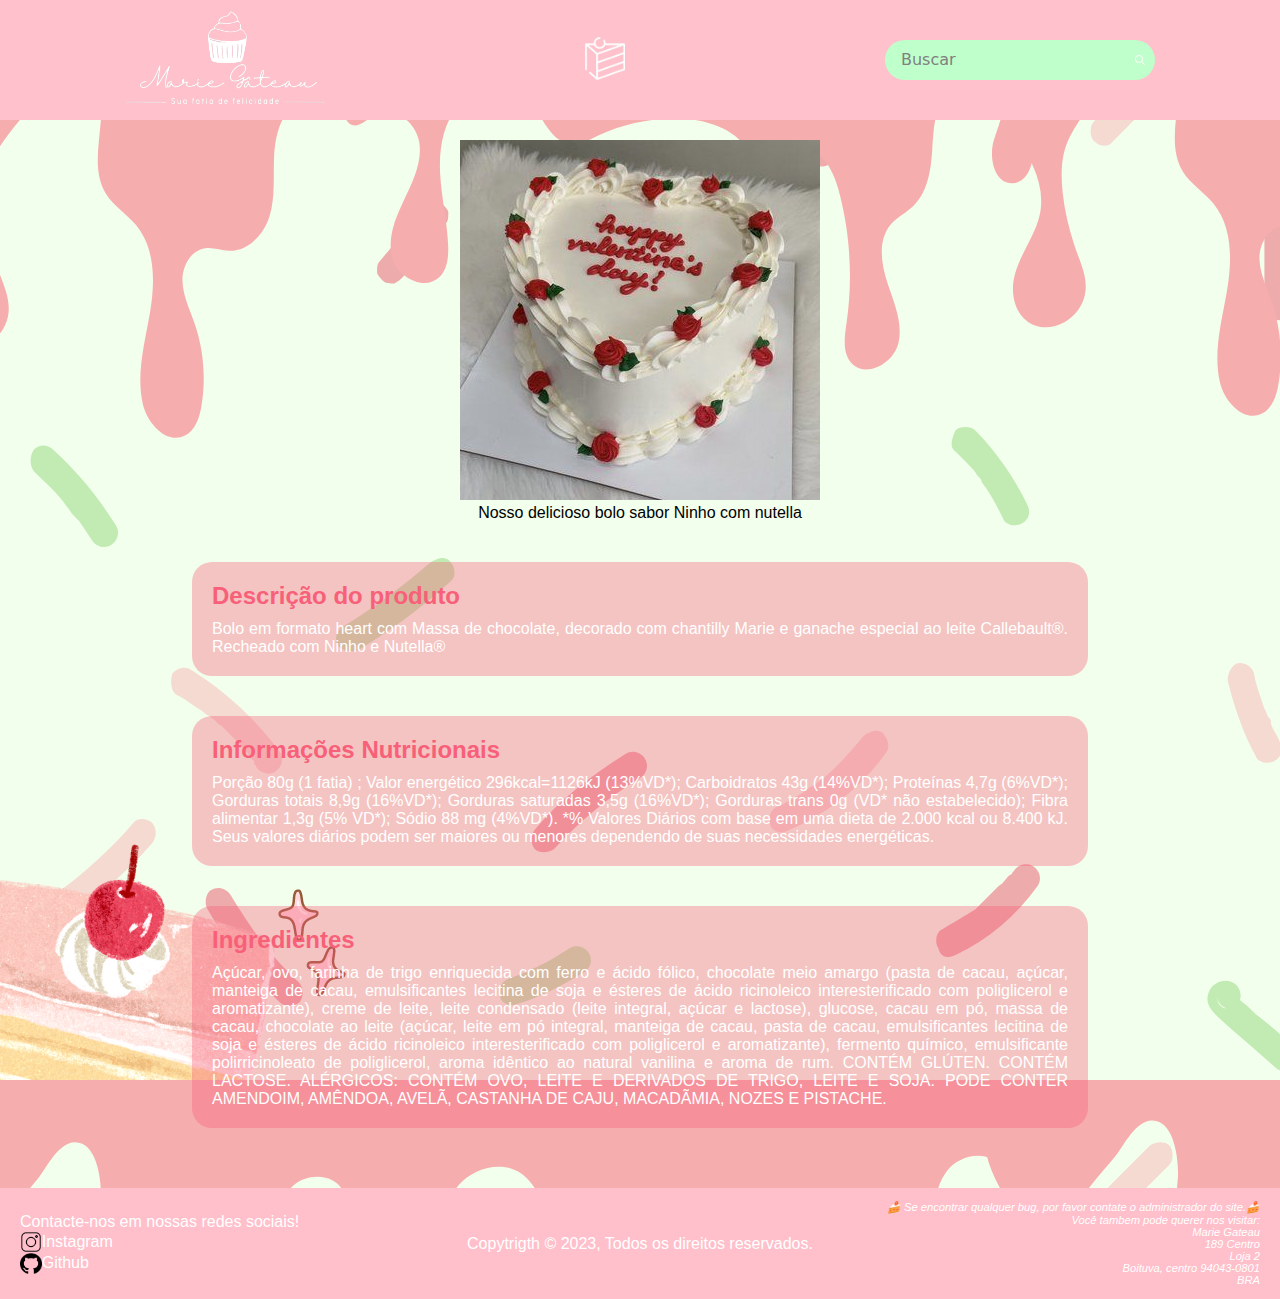
<file: paginas/ninhoComNutella.html>
<!DOCTYPE html>
<html lang="pt-BR">

<head>
    <meta charset="UTF-8">
    <meta name="viewport" content="width=device-width, initial-scale=1.0">
    <link rel="stylesheet" href="../estilos/sobreBolos.css">
    <link rel="shortcut icon" href="../imagens/favicon.ico" type="image/x-icon">
    <title>Ninho com nutella</title>
</head>

<body background="../imagens/background1.png">
    <header>
        <a href="../index.html" id="logo"><img src="../imagens/logoMarieGateau.png" alt="Logo" id="logo"
                width="200px"><img src="../imagens/logoMarieGateauDarker.png" alt="Logo" id="logo2"></a>

        <nav class="dropdown">
            <button class="dropbtn" href="../paginas/menu.html"><img src="../imagens/iconMenu.png" alt="MENU"
                    id="iconMenu"></button>
            <span class="dropdownConteudo">
                <a href="../index.html">Home</a>
                <a href="../paginas/menu.html">Nosso Menu</a>
                <a href="../paginas/contato.html">Faça seu pedido aqui!</a>
                <a href="../paginas/sobreNos.html">Sobre nós</a>
            </span>
        </nav>
        <span class="pesquisarBox">
            <input type="search" class="pesquisarTxt" placeholder="Buscar">
            <a href="#" class="pesquisarBtn" target="_blank" hidden></a>
            <img src="../imagens/lupa.png" alt="lupa" height="10" width="10" class="icon">
            <span class="list"></span>
        </span>
    </header>

    <main>
        <section id="sec1">
            <figure>
                <img src="../imagens/whiteCakeFundo.jpg" alt="Bolo de ninho com nutella">
                <figcaption>Nosso delicioso bolo sabor Ninho com nutella</figcaption>
            </figure>
            <article>
                <h2>Descrição do produto</h2>
                <p>Bolo em formato heart com Massa de chocolate, decorado com chantilly Marie e ganache especial ao
                    leite Callebault®. Recheado com Ninho e Nutella® </p>
            </article>
            <article>
                <h2>Informações Nutricionais</h2>
                <p>Porção 80g (1 fatia) ; Valor energético 296kcal=1126kJ (13%VD*); Carboidratos 43g (14%VD*); Proteínas
                    4,7g (6%VD*); Gorduras totais 8,9g (16%VD*); Gorduras saturadas 3,5g (16%VD*); Gorduras trans 0g
                    (VD*
                    não estabelecido); Fibra alimentar 1,3g (5% VD*); Sódio 88 mg (4%VD*). *% Valores Diários com base
                    em
                    uma dieta de 2.000 kcal ou 8.400 kJ. Seus valores diários podem ser maiores ou menores dependendo de
                    suas necessidades energéticas.</p>
            </article>
            <article>
                <h2>Ingredientes</h2>
                <p>
                    Açúcar, ovo, farinha de trigo enriquecida com ferro e ácido fólico, chocolate meio amargo (pasta de
                    cacau, açúcar, manteiga de cacau, emulsificantes lecitina de soja e ésteres de ácido ricinoleico
                    interesterificado com poliglicerol e aromatizante), creme de leite, leite condensado (leite
                    integral,
                    açúcar e lactose), glucose, cacau em pó, massa de cacau, chocolate ao leite (açúcar, leite em pó
                    integral, manteiga de cacau, pasta de cacau, emulsificantes lecitina de soja e ésteres de ácido
                    ricinoleico interesterificado com poliglicerol e aromatizante), fermento químico, emulsificante
                    polirricinoleato de poliglicerol, aroma idêntico ao natural vanilina e aroma de rum. CONTÉM GLÚTEN.
                    CONTÉM LACTOSE. ALÉRGICOS: CONTÉM OVO, LEITE E DERIVADOS DE TRIGO, LEITE E SOJA. PODE CONTER
                    AMENDOIM,
                    AMÊNDOA, AVELÃ, CASTANHA DE CAJU, MACADÃMIA, NOZES E PISTACHE.</p>
            </article>
        </section>
    </main>
    <footer>

        <section id="footerSec1">
            <ul>
                <li>Contacte-nos em nossas redes sociais!
                <li><a href="https://www.instagram.com/maripinas_/"><img
                            src="../imagens/instagramLogo.png" alt="Instagram Logo"
                            width="5%">Instagram</a></li>
                <li><a href="https://github.com"><img src="../imagens/githubLogo.png" alt="Github Logo"
                            width="5%">Github</a></li>
            </ul>
        </section>
        <p>Copytrigth &copy; 2023, Todos os direitos reservados.</p>
        <section>
            <address>
                &#x1F370; Se encontrar qualquer bug, por favor <a href="mailto:lima.mariana1@aluno.ifsp.edu.br">contate
                    o
                    administrador do site</a>.&#x1F370;<br>
                Você tambem pode querer nos visitar:<br>
                Marie Gateau<br>
                189 Centro<br>
                Loja 2<br>
                Boituva, centro 94043-0801<br>
                BRA <br>
            </address>
        </section>
    </footer>
</body>

</html>
</file>
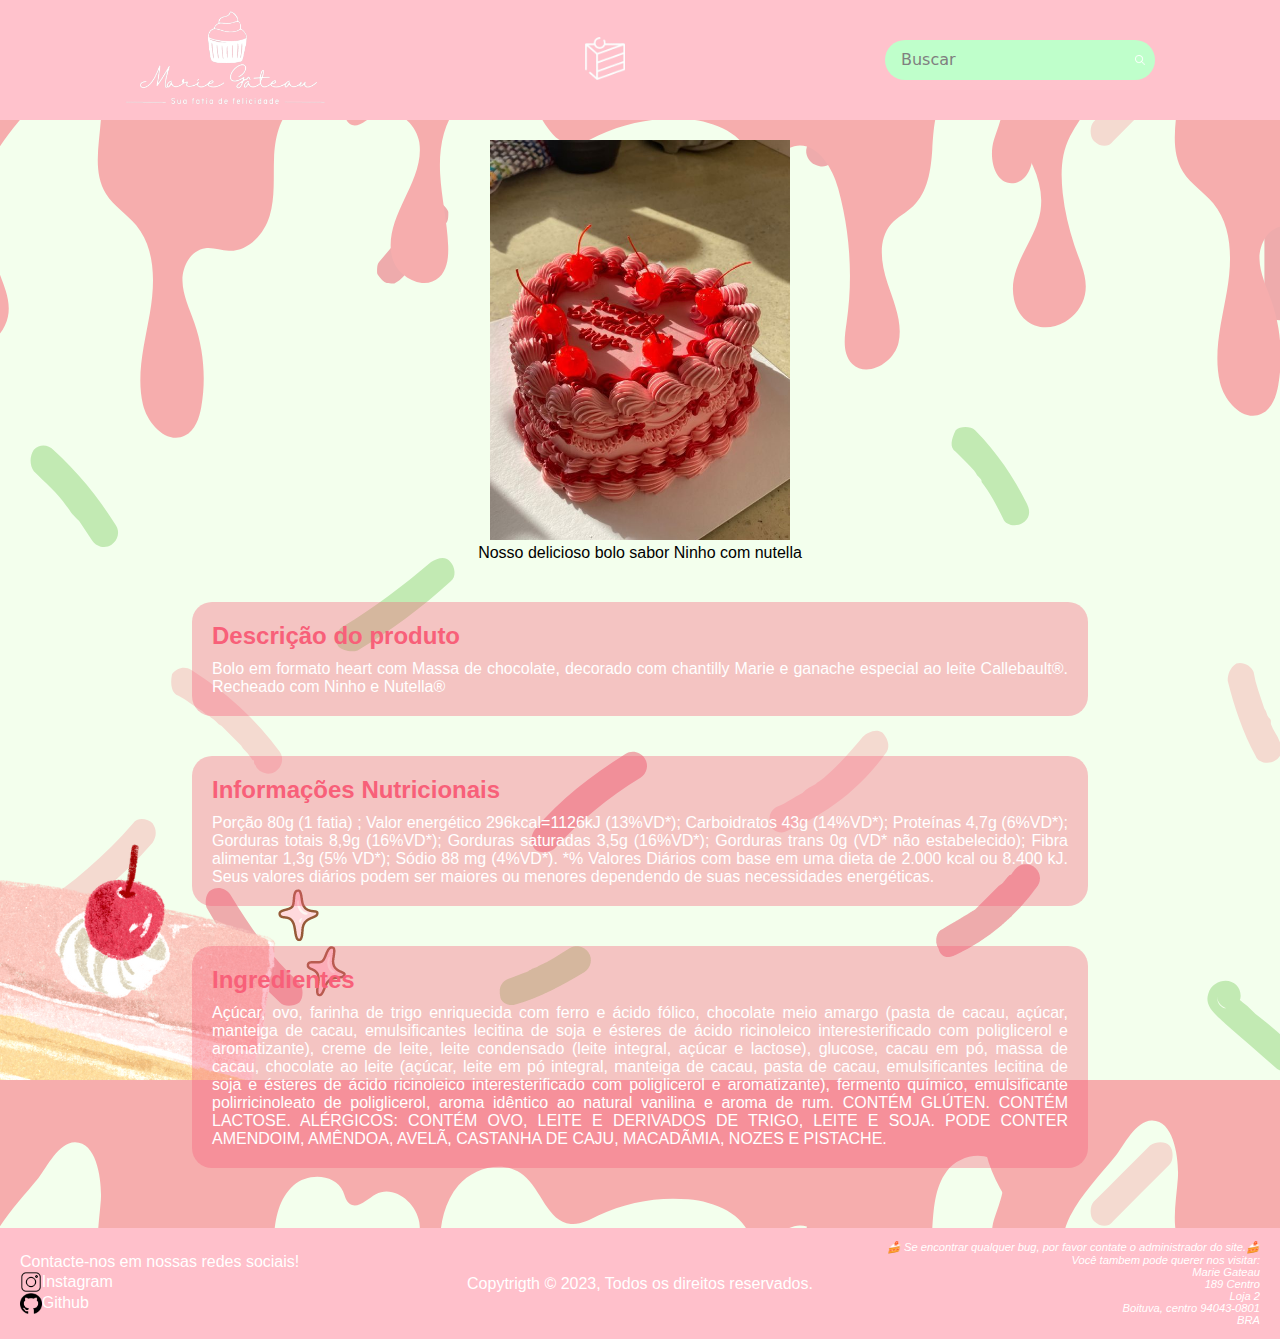
<file: paginas/redVelvet.html>
<!DOCTYPE html>
<html lang="pt-BR">

<head>
    <meta charset="UTF-8">
    <meta name="viewport" content="width=device-width, initial-scale=1.0">
    <link rel="stylesheet" href="../estilos/sobreBolos.css">
    <link rel="shortcut icon" href="../imagens/favicon.ico" type="image/x-icon">
    <title>Ninho com nutella</title>
</head>

<body background="../imagens/background1.png">
    <header>
        <a href="../index.html" id="logo"><img src="../imagens/logoMarieGateau.png" alt="Logo" id="logo"
                width="200px"><img src="../imagens/logoMarieGateauDarker.png" alt="Logo" id="logo2"></a>

        <nav class="dropdown">
            <button class="dropbtn" href="../paginas/menu.html"><img src="../imagens/iconMenu.png" alt="MENU"
                    id="iconMenu"></button>
            <span class="dropdownConteudo">
                <a href="../index.html">Home</a>
                <a href="../paginas/menu.html">Nosso Menu</a>
                <a href="../paginas/contato.html">Faça seu pedido aqui!</a>
                <a href="../paginas/sobreNos.html">Sobre nós</a>
            </span>
        </nav>
        <span class="pesquisarBox">
            <input type="search" class="pesquisarTxt" placeholder="Buscar">
            <a href="#" class="pesquisarBtn" target="_blank" hidden></a>
            <img src="../imagens/lupa.png" alt="lupa" height="10" width="10" class="icon">
            <span class="list"></span>
        </span>
    </header>

    <main>
        <section id="sec1">
            <figure>
                <img src="../imagens/pinkCake02Outro.jpg" alt="Bolo de ninho com nutella" width="300px">
                <figcaption>Nosso delicioso bolo sabor Ninho com nutella</figcaption>
            </figure>
            <article>
                <h2>Descrição do produto</h2>
                <p>Bolo em formato heart com Massa de chocolate, decorado com chantilly Marie e ganache especial ao
                    leite Callebault®. Recheado com Ninho e Nutella® </p>
            </article>
            <article>
                <h2>Informações Nutricionais</h2>
                <p>Porção 80g (1 fatia) ; Valor energético 296kcal=1126kJ (13%VD*); Carboidratos 43g (14%VD*); Proteínas
                    4,7g (6%VD*); Gorduras totais 8,9g (16%VD*); Gorduras saturadas 3,5g (16%VD*); Gorduras trans 0g
                    (VD*
                    não estabelecido); Fibra alimentar 1,3g (5% VD*); Sódio 88 mg (4%VD*). *% Valores Diários com base
                    em
                    uma dieta de 2.000 kcal ou 8.400 kJ. Seus valores diários podem ser maiores ou menores dependendo de
                    suas necessidades energéticas.</p>
            </article>
            <article>
                <h2>Ingredientes</h2>
                <p>
                    Açúcar, ovo, farinha de trigo enriquecida com ferro e ácido fólico, chocolate meio amargo (pasta de
                    cacau, açúcar, manteiga de cacau, emulsificantes lecitina de soja e ésteres de ácido ricinoleico
                    interesterificado com poliglicerol e aromatizante), creme de leite, leite condensado (leite
                    integral,
                    açúcar e lactose), glucose, cacau em pó, massa de cacau, chocolate ao leite (açúcar, leite em pó
                    integral, manteiga de cacau, pasta de cacau, emulsificantes lecitina de soja e ésteres de ácido
                    ricinoleico interesterificado com poliglicerol e aromatizante), fermento químico, emulsificante
                    polirricinoleato de poliglicerol, aroma idêntico ao natural vanilina e aroma de rum. CONTÉM GLÚTEN.
                    CONTÉM LACTOSE. ALÉRGICOS: CONTÉM OVO, LEITE E DERIVADOS DE TRIGO, LEITE E SOJA. PODE CONTER
                    AMENDOIM,
                    AMÊNDOA, AVELÃ, CASTANHA DE CAJU, MACADÃMIA, NOZES E PISTACHE.</p>
            </article>
        </section>
    </main>
    <footer>

        <section id="footerSec1">
            <ul>
                <li>Contacte-nos em nossas redes sociais!
                <li><a href="https://www.instagram.com/maripinas_/"><img
                            src="../imagens/instagramLogo.png" alt="Instagram Logo"
                            width="5%">Instagram</a></li>
                <li><a href="https://github.com"><img src="../imagens/githubLogo.png" alt="Github Logo"
                            width="5%">Github</a></li>
            </ul>
        </section>
        <p>Copytrigth &copy; 2023, Todos os direitos reservados.</p>
        <section>
            <address>
                &#x1F370; Se encontrar qualquer bug, por favor <a href="mailto:lima.mariana1@aluno.ifsp.edu.br">contate
                    o
                    administrador do site</a>.&#x1F370;<br>
                Você tambem pode querer nos visitar:<br>
                Marie Gateau<br>
                189 Centro<br>
                Loja 2<br>
                Boituva, centro 94043-0801<br>
                BRA <br>
            </address>
        </section>
    </footer>
</body>

</html>
</file>
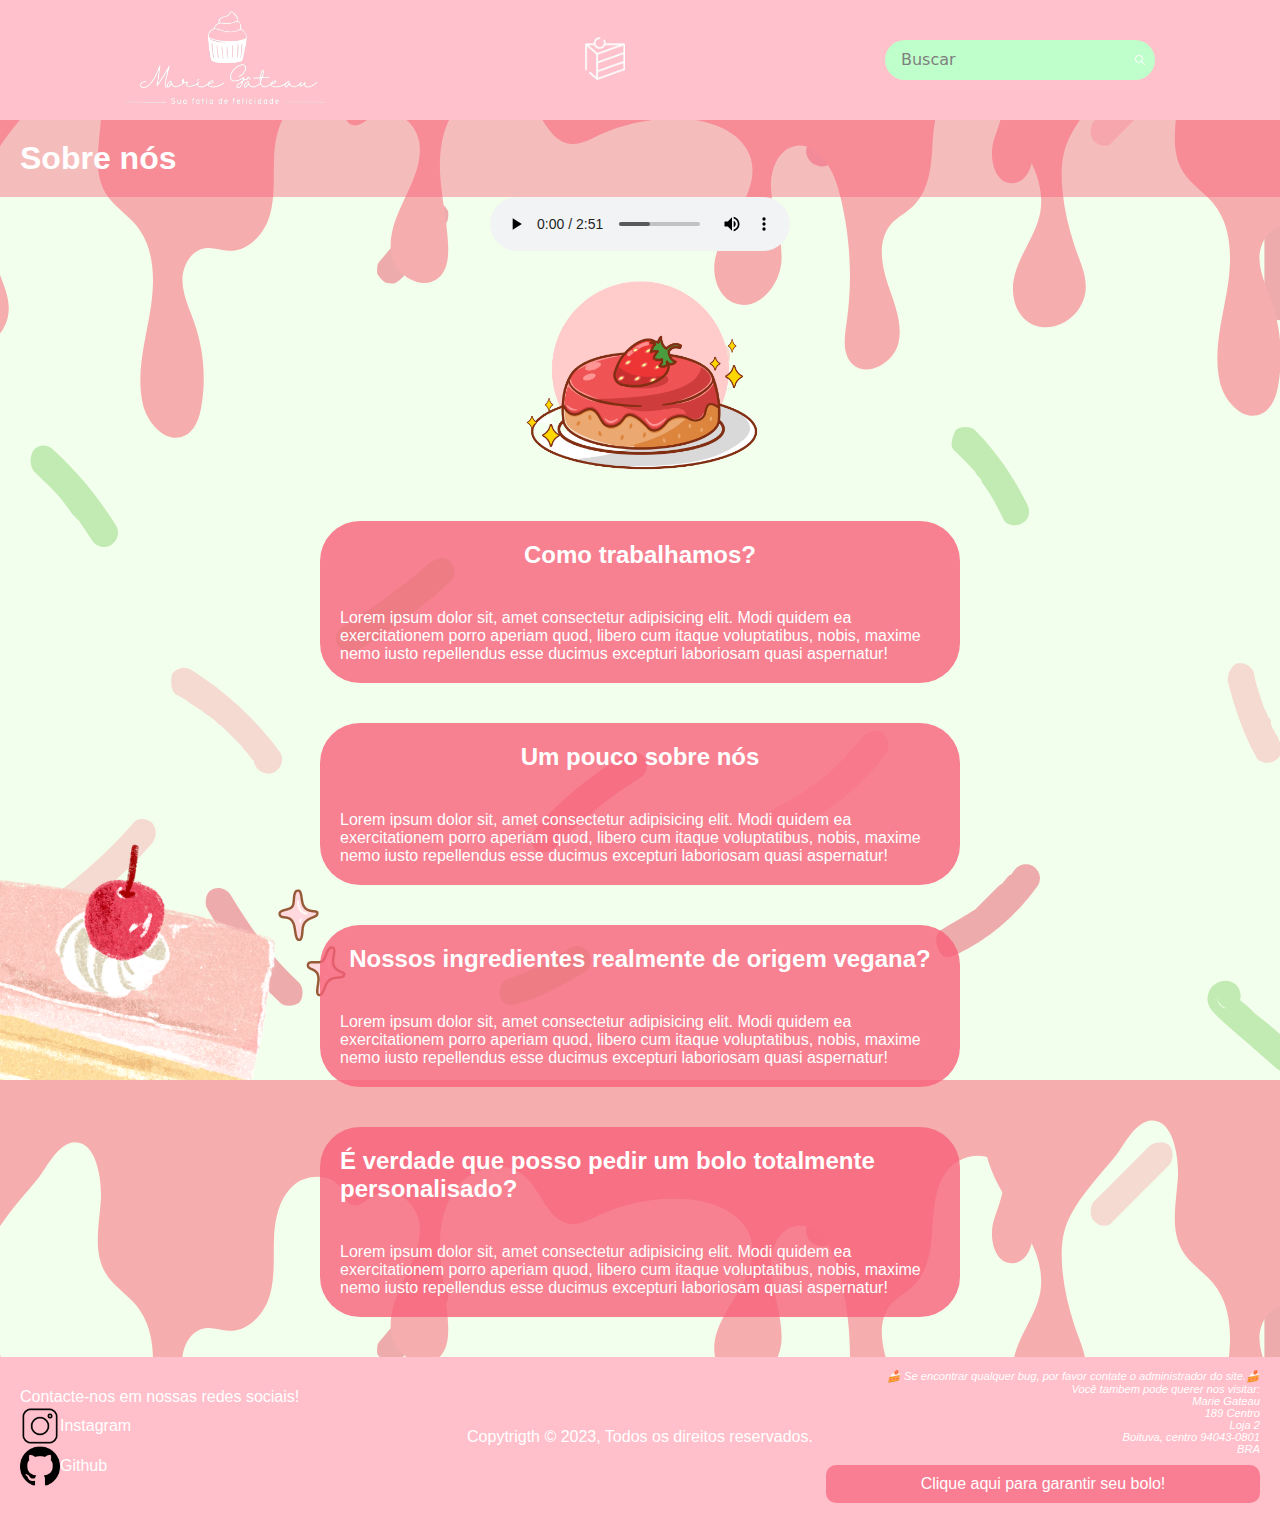
<file: paginas/sobreNos.html>
<!DOCTYPE html>
<html lang="pt-BR">

<head>
    <meta charset="UTF-8">
    <meta name="viewport" content="width=device-width, initial-scale=1.0">
    <link rel="stylesheet" href="../estilos/sobrenosEstilo.css">
    <link rel="shortcut icon" href="../imagens/favicon.ico" type="image/x-icon">
    <title>Sobre Nós</title>
</head>

<body background="../imagens/background1.png">
    <header>
        <a href="../index.html" id="logo"><img src="../imagens/logoMarieGateau.png" alt="Logo" id="logo"
                width="200px"><img src="../imagens/logoMarieGateauDarker.png" alt="Logo" id="logo2"></a>

        <nav class="dropdown">
            <button class="dropbtn" href="../paginas/menu.html"><img src="../imagens/iconMenu.png" alt="MENU"
                    id="iconMenu"></button>
            <span class="dropdownConteudo">
                <a href="../index.html">Home</a>
                <a href="../paginas/menu.html">Nosso Menu</a>
                <a href="../paginas/contato.html">Faça seu pedido aqui!</a>
                <a href="../paginas/sobreNos.html">Sobre nós</a>
            </span>
        </nav>
        <span class="pesquisarBox">
            <input type="search" class="pesquisarTxt" placeholder="Buscar">
            <a href="#" class="pesquisarBtn" target="_blank" hidden></a>
            <img src="../imagens/lupa.png" alt="lupa" height="10" width="10" class="icon">
            <span class="list"></span>
        </span>

    </header>
    <h1>Sobre nós</h1>
    <section id="audio">
        <audio controls="controls">
            <source src="../audio/ratatoullieMusic.mp3" type="audio/mp3" />
            </video>
    </section>
    <section id="canvasSection">
        <canvas width="300" height="250" id="canvas"></canvas>
    </section>
    <section class="section">
        <h2>Como trabalhamos? </h2>
        <article>Lorem ipsum dolor sit, amet consectetur adipisicing elit. Modi quidem ea exercitationem porro aperiam
            quod, libero cum itaque voluptatibus, nobis, maxime nemo iusto repellendus esse ducimus excepturi laboriosam
            quasi aspernatur!</article>
    </section>
    <section class="section">
        <h2>Um pouco sobre nós</h2>
        <article>Lorem ipsum dolor sit, amet consectetur adipisicing elit. Modi quidem ea exercitationem porro aperiam
            quod, libero cum itaque voluptatibus, nobis, maxime nemo iusto repellendus esse ducimus excepturi laboriosam
            quasi aspernatur!</article>
    </section>
    <section class="section">
        <h2>Nossos ingredientes realmente de origem vegana? </h2>
        <article>Lorem ipsum dolor sit, amet consectetur adipisicing elit. Modi quidem ea exercitationem porro aperiam
            quod, libero cum itaque voluptatibus, nobis, maxime nemo iusto repellendus esse ducimus excepturi laboriosam
            quasi aspernatur!</article>
    </section>
    <section class="section">
        <h2>É verdade que posso pedir um bolo totalmente personalisado? </h2>
        <article>Lorem ipsum dolor sit, amet consectetur adipisicing elit. Modi quidem ea exercitationem porro aperiam
            quod, libero cum itaque voluptatibus, nobis, maxime nemo iusto repellendus esse ducimus excepturi laboriosam
            quasi aspernatur!</article>
    </section>
    <footer>

        <section id="footerSec1">
            <ul>
                <li>Contacte-nos em nossas redes sociais!
                <li><a href="https://www.instagram.com/maripinas_/"><img src="../imagens/instagramLogo.png"
                            alt="Instagram Logo" width="40px">Instagram</a></li>
                <li><a href="https://github.com"><img src="../imagens/githubLogo.png" alt="Github Logo"
                            width="40px">Github</a></li>
            </ul>
        </section>
        <p>Copytrigth &copy; 2023, Todos os direitos reservados.</p>
        <section>
            <address>
                &#x1F370; Se encontrar qualquer bug, por favor <a href="mailto:lima.mariana1@aluno.ifsp.edu.br">contate
                    o
                    administrador do site</a>.&#x1F370;<br>
                Você tambem pode querer nos visitar:<br>
                Marie Gateau<br>
                189 Centro<br>
                Loja 2<br>
                Boituva, centro 94043-0801<br>
                BRA <br>
            </address>
            <aside>
                <a href="../paginas/contato.html">
                    <p>Clique aqui para garantir seu bolo!</p>
                </a>
            </aside>
        </section>
    </footer>
    <script src="../js/canvas.js"></script>
</body>

</html>
</file>
<file: estilos/style.css>
* {
    margin: 0;
    padding: 0;
    box-sizing: border-box;
    font-family: 'Franklin Gothic Medium', 'Arial Narrow', Arial, sans-serif;
}

header {
    display: flex;
    align-items: center;
    justify-content: space-around;
    background-color: transparent;
    height: 120px;
    width: 100%;
    transition: .5s;
    z-index: 100;
    position: relative;
}

header:hover {
    background-color: #ffc2ccb6;
}

header:hover #logo2 {
    display: none;
}

header:hover #logo {
    display: block;
}

#logo,
#logo2 {
    position: absolute;
    top: 0;
    left: 0;
    display: none;
}

#logo2 {
    z-index: 1;
}

nav ul li {
    list-style: none;
    display: inline;
    padding: 2vw;
}

/* DROPDOWN */
#iconMenu {
    width: 30px;
    margin: auto;
}

.dropbtn {
    background-color: transparent;
    color: white;
    padding: 10px;
    align-items: center;
    border: none;
    border-radius: 25px;
    cursor: pointer;
}

.dropdown {
    position: relative;
    display: inline-block;
}
@media screen and (max-width: 765px){
   .dropdown {
    left: 25%;
    transition: .5s4;
   }
    
}
.dropdown .dropdownConteudo {
    display: none;
    position: absolute;
    background-color: #f9f9f9;
    min-width: 140px;
    box-shadow: 0px 8px 16px 0px rgba(0, 0, 0, 0.2);
    padding: 12px 10px;
    z-index: 1;
}

.dropdownConteudo a {
    color: black;
    padding: 12px 16px;
    text-decoration: none;
    display: block;
    text-align: center;
}

.dropdownConteudo a:hover {
    background-color: #f1f1f1;
}


.dropdown:hover .dropdownConteudo {
    display: block;
}

.dropdown:hover .dropbtn {
    background-color: #f86079;
}

/* FIM DROPDOWN */

/*Barra de pesquisa*/
.pesquisarBox {
    position: relative;
    background-color: #BFFFCB;
    height: 40px;
    padding: 5px;
    border-radius: 40px;
    display: flex;
    justify-content: center ;
    align-items: center;

}

.pesquisarTxt {
    border: none;
    background: none;
    outline: none;
    padding: 0;
    color: black;
    font-size: 16px;
    line-height: 40px;
    width: 0;
    transition: .5s;
    font-family: system-ui, -apple-system, BlinkMacSystemFont, 'Segoe UI', Roboto, Oxygen, Ubuntu, Cantarell, 'Open Sans', 'Helvetica Neue', sans-serif;
}

.pesquisarTxt::-webkit-input-placeholder {
    color: #304033;
}

.icon {
    width: 15px;
    height: 15px;
    border-radius: 20%;
    background-color: #BFFFCB;
    display: flex;
    justify-content: center;
    align-items: center;
    transition: .5s;
    
}

.pesquisarBox:hover>.pesquisarTxt {
    width: 240px;
    padding: 0 2px;
}

@media screen and  (max-width: 767px) {
    .pesquisarTxt {
        max-width: 100px;
    }
}

.pesquisarBox:hover>.pesquisarBtn {
    background-color: pink;
}

/*FIM BARRA DE PESQUISA*/
/* SLIDER COMECA AQUI*/
.slider {
    margin-top: -120px;
    pointer-events: none;
    width: 100%;
    height: 54.2vw;
    overflow: hidden;
    z-index: 1;
    position: relative;
}

.slides {
    position: absolute;
    width: 400%;
    height: 400px;
    display: flex;
}

.slides input {
    display: none;
}

.slide {
    width: 25%;
    position: relative;
    transition: 2s;
}

.slide img {
    max-width: 100%;
    height: auto;
}

.manualNavegacao {
    position: absolute;
    width: 50vw;
    margin-left:25vw;
    margin-top: 50vw;
    display: flex;
    justify-content: center;
    pointer-events: auto;

}

.manualBtn {
    border: 2px solid white;
    padding: 5px;
    border-radius: 10px;
    cursor: pointer;
    transition: 1s;
}

.manualBtn:not(:last-child) {
    margin-right: 40px;
}

.manualBtn:hover {
    background-color: white;
}

#radio1:checked ~ .First {
    margin-left: 0;
}

#radio2:checked ~ .First {
    margin-left: -25%;
}

#radio3:checked ~ .First {
    margin-left: -50%;
}

.navegacaoAuto span{
    border: 2px solid pink;
    padding: 5px;
    border-radius: 10px;
    cursor: pointer;
    transition: 1s;
    pointer-events: auto; 
}
.navegacaoAuto{
    position: absolute;
    width: 50vw;
    margin-left:25vw;
    margin-top: 50vw;
    display: flex;
    justify-content: center;
}
.navegacaoAuto span:not(:last-child){
    margin-right: 40px;
}

#radio1:checked ~ .navegacaoAuto .autoBtn1{
    background-color: white;
}
#radio2:checked ~ .navegacaoAuto .autoBtn2{
    background-color: white;
}
#radio3:checked ~ .navegacaoAuto .autoBtn3{
    background-color: white;
}

/*SLIDER TERMINA AQUI*/


.imgs {
    width: 50%;
}

h2+legend {
    font-size: 50%;
}

aside>h3 {
    color: #69bd69;
    font-size: 120%;
}

aside>ol {
    margin-left: 20vw;
    list-style: none;
}

aside ul li {
    list-style: none;
}

.midias_sociais {
    margin-top: 5vw;
    margin-right: 2vw;
    float: right;
    font-style: italic;
    text-align: center;
    background-color: rgb(198, 243, 155);
    padding: 2vw;
    border-radius: 0.7vw;
}

.midias_sociais ul li {
    padding-top: 10px;
    padding-bottom: 10px;
}

#sec2{
    display: flex;
    align-items: center;
    margin-top: 40px;
    justify-content: center;
    gap: 50px;
}
@media screen and (max-width: 1100px) {
    #sec2 {
        flex-direction: column;
    }
    #sec2 article {
        margin: auto;
        display: flex;
        flex-direction: row;
        align-items: center;
        justify-content: center;
    }
}
#img1 {
    width: 50%;
    float: left;
}

#img2 {
    float: left;
    width: 30%;
}
#img1:hover~span{
    width: 350px;
    margin-right: 30px;
    transition-duration: 0.5s;
}
#img2:hover~span{
    width: 340px;
    margin-right: 30px;
    transition-duration: 1s;
}
#sec2 article{
    color: rgb(255, 255, 255);
    
}

#article1{
    margin-left: 20px;
    display: flex;
    flex-direction: initial;
    align-items: center;
}
article span{
    background-color: rgba(216, 112, 147, 0.24);
    padding: 40px 40px 40px 40px;
}
#article2{
    display: flex;
    align-items: center;
   
}
 
#sec3 {
    display: flex;
    flex-direction: column;
    align-items: center;
    background-color: #c6f39b;
    color: #91B372;
    padding: 20px;
    margin-top: 20px;
    margin-bottom: 20px;
}

.ultimoParagrafo{
    color: #5D7349;
}
.sec1 {
    text-align: center;
    color: white;
    padding: 50px 0;
    background-color: rgb(197, 230, 147);
    font-size: 200%;
}

.container {
    display: flex;
    align-items: center;
    justify-content: center;
    width: 100%;
}

 #frete{
    background-color: #f86079;
    padding: 30px;
    color: white;
    width: 100%;
 }
 td{
    text-align: center;
 }
  td:nth-child(2) {
    border-left: 1px solid rgb(255, 255, 255);
  }
footer {
    width: 100%;
    bottom: 0;
    background-color: pink;
    color: rgb(255, 255, 255);
    display: flex;
    justify-content: space-between;
    align-items: center;
    padding: 13px 20px;
}
footer section{
    width: 35%;
}
footerSec1{
    width: 10%;
}
footer p{
    text-align: center;
}
address{
    font-size:70%;
    text-align: right;
}

footer section ul li a{
    display: flex;
    align-items: center;
    text-align: justify;
}
ul li{
    list-style: none;
}
a {
    text-decoration: none;
    color: rgb(255, 255, 255);
}

aside{
    margin-top: 10px;
    padding: 10px 0px 10px 0px;
    border-radius: 10px;
    background-color: #f86079af;
    z-index: 2;
}

button {
    padding: 5px;
    margin: 10px;
}

@media only screen and (min-width: 1024px) {
    #logo {
        height: 100px;
        top: 5px;
        display: block;
    }

    #logo2 {
        height: 100px;
        top: 5px;
        display: block;
    }
}

@media only screen and (max-width: 768px) {
    #logo {
        display: block;
        height: 100px;
        top: 5px;
    }

    #logo2 {
        display: block;
        height: 100px;
        top: 5px;
    }
}

@media only screen and (min-width: 769px) {
    #logo {
        display: block;
        height: 100px;
        top: 5px;
        
    }

    #logo2 {
        display: block;
        height: 100px;
        top: 5px;
        
    }
}
</file>
<file: estilos/sobreBolos.css>
* {
    margin: 0;
    padding: 0;
    box-sizing: border-box;
    font-family: 'Franklin Gothic Medium', 'Arial Narrow', Arial, sans-serif;
}

header {
    display: flex;
    align-items: center;
    justify-content: space-around;
    height: 120px;
    position: relative;
}

header {
    background-color: #ffc2cc;
}

#logo1 {
    position: absolute;
    top: 0;
    left: 0;
    width: 100px;
    z-index: 1;
}
#logo2{
    display: none;
}


/* DROPDOWN */
#iconMenu {
    width: 40px;
}

.dropbtn {
    background-color: transparent;
    color: white;
    padding: 10px;
    align-items: center;
    border: none;
    border-radius: 25px;
    cursor: pointer;
}

.dropdown {
    position: relative;
    display: inline-block;
}

.dropdown .dropdownConteudo {
    display: none;
    position: absolute;
    background-color: #f9f9f9;
    min-width: 140px;
    box-shadow: 0px 8px 16px 0px rgba(0, 0, 0, 0.2);
    padding: 12px 10px;
    z-index: 1;
}

.dropdownConteudo a {
    color: black;
    padding: 12px 16px;
    text-decoration: none;
    display: block;
    text-align: center;
}

.dropdownConteudo a:hover {
    background-color: #f1f1f1;
}


.dropdown:hover .dropdownConteudo {
    display: block;
}

.dropdown:hover .dropbtn {
    background-color: #f86079;
}

/* FIM DROPDOWN */

/*Barra de pesquisa*/
.pesquisarBox {
    position: relative;
    background-color: #BFFFCB;
    height: 40px;
    padding: 10px;
    border-radius: 40px;
    display: flex;
    justify-content: space-between;
    align-items: center;
}

.pesquisarTxt {
    border: none;
    background: none;
    outline: none;
    padding: 0;
    color: black;
    font-size: 16px;
    line-height: 40px;
    width: 240px;
    padding: 0 6px;
    transition: .5s;
    font-family: system-ui, -apple-system, BlinkMacSystemFont, 'Segoe UI', Roboto, Oxygen, Ubuntu, Cantarell, 'Open Sans', 'Helvetica Neue', sans-serif;
}

.pesquisarTxt::-webkit-input-placeholder {
    color: gray;
}

.pesquisarBtn {
    border: none;
    background: none;
    outline: none;
    color: black;
    font-size: 20px;
    cursor: pointer;
}



.pesquisarBox:hover>.pesquisarBtn {
    color: #f86079;
}
figure{
    float: left;
    text-align: center;
}
main{
    display: flex;
    flex-direction: column;
    align-items: center;
}
h2{
    margin-bottom: 10px;
    color: #f86079;
}
article{
    background-color: rgba(248, 96, 121, 0.37);
    padding: 20px;
    border-radius: 20px;
    color: rgb(255, 255, 255);
}
#sec1{
    
    display: flex;
    flex-direction: column;
    justify-content: center;
    gap: 40px;
    margin-top: 20px;
    margin-bottom: 20px;
    text-align: justify;
    width: 70%;
}
a {
    text-decoration: none;
    color: rgb(255, 255, 255);
}
footer {
    width: 100%;
    bottom: 0;
    background-color: pink;
    color: rgb(255, 255, 255);
    display: flex;
    justify-content: space-between;
    align-items: center;
    padding: 13px 20px;
    margin-top: 40px;
}
footer section{
    width: 35%;
}
footerSec1{
    width: 10%;
}
footer p{
    text-align: center;
}
address{
    font-size:70%;
    text-align: right;
}

footer section ul li a{
    display: flex;
    align-items: center;
    text-align: justify;
}
ul li{
    list-style: none;
}
</file>
<file: estilos/formEstilo.css>
* {
  margin: 0;
  padding: 0;
  box-sizing: border-box;
  font-family: 'Franklin Gothic Medium', 'Arial Narrow', Arial, sans-serif;
}

header {
  display: flex;
  align-items: center;
  justify-content: space-around;
  height: 120px;
  position: relative;
}

header {
  background-color: #ffc2cc;
}

#logo1 {
  position: absolute;
  top: 0;
  left: 0;
  width: 100px;
  z-index: 1;
}
#logo2{
  display: none;
}


/* DROPDOWN */
#iconMenu {
  width: 40px;
}
@media screen and (max-width: 870px) {
  #iconMenu {
    width: 30px;
  }
}

.dropbtn {
  background-color: transparent;
  color: white;
  padding: 10px;
  align-items: center;
  border: none;
  border-radius: 25px;
  cursor: pointer;
}

.dropdown {
  position: relative;
  display: inline-block;
}

.dropdown .dropdownConteudo {
  display: none;
  position: absolute;
  background-color: #f9f9f9;
  min-width: 140px;
  box-shadow: 0px 8px 16px 0px rgba(0, 0, 0, 0.2);
  padding: 12px 10px;
  z-index: 1;
}

.dropdownConteudo a {
  color: black;
  padding: 12px 16px;
  text-decoration: none;
  display: block;
  text-align: center;
}

.dropdownConteudo a:hover {
  background-color: #f1f1f1;
}


.dropdown:hover .dropdownConteudo {
  display: block;
}

.dropdown:hover .dropbtn {
  background-color: #f86079;
}

/* FIM DROPDOWN */

/*Barra de pesquisa*/
.pesquisarBox {
  position: relative;
  background-color: #BFFFCB;
  height: 40px;
  padding: 10px;
  border-radius: 40px;
  display: flex;
  justify-content: space-between;
  align-items: center;
}

.pesquisarTxt {
  border: none;
  background: none;
  outline: none;
  padding: 0;
  color: black;
  font-size: 16px;
  line-height: 40px;
  width: 0;
  transition: .5s;
  font-family: system-ui, -apple-system, BlinkMacSystemFont, 'Segoe UI', Roboto, Oxygen, Ubuntu, Cantarell, 'Open Sans', 'Helvetica Neue', sans-serif;
}

.pesquisarTxt::-webkit-input-placeholder {
  color: gray;
}

.pesquisarBtn {
  border: none;
  background: none;
  outline: none;
  color: black;
  font-size: 20px;
  cursor: pointer;
}

.pesquisarBox:hover>.pesquisarTxt {
  width: 240px;
  padding: 0 6px;
}

.pesquisarBox:hover>.pesquisarBtn {
  color: #f86079;
}
#formato {
  font-family: Verdana, Geneva, Tahoma, sans-serif;
  text-align: center;
  color: #62B371;
  font-size: 100%;
  background-color: #BFFFCB;
  padding: 2px;
}


body {
  background-color: #E4FFCC;
}

a {
  text-decoration: none;
  color: rgb(255, 255, 255);
}



.pedido {
  background: #FFDBE1;
  padding: 50px 100px;
  border: 2px solid black;
  box-shadow: 15px 15px 1px #FFA8B7, 15px 15px 1px 2px black;
  width: 40vw;
  display: flex;
  flex-direction: column;
  margin: auto;
  margin-top: 20px;
}

@media screen and (max-width: 1100px) {
  .pedido {
    padding: 50px 50px;
  }
}
@media screen and (max-width: 870px) {
  .pedido {
    padding: 50px 50px;
    width: 70%;
  }
}

.inputEselect {
  display: block;
  width: 100%;
  font-size: 14pt;
  line-height: 28pt;
  font-family: "Fjalla One";
  margin-bottom: 28pt;
  border: none;
  border-bottom: 5px solid #f8f4e5;
  background: #FFDBE1;
  min-width: 100%;
  outline: none;
  color: #332b0e;
}

input:focus {
  border-bottom: 5px solid #FFA8B7;
}

.dadosCad {
  background: #FFDBE1;
  padding: 50px 100px;
  border: 2px solid black;
  box-shadow: 15px 15px 1px #FFA8B7, 15px 15px 1px 2px black;
  width: 40vw;
  display: flex;
  flex-direction: column;
  margin: auto;
  margin-bottom: 80px;
  margin-top: 40px;
}

@media screen and (max-width: 1100px) {
  .dadosCad {
    padding: 50px 50px;
  }
}
@media screen and (max-width: 870px) {
  .dadosCad {
    padding: 50px 50px;
    width: 70%;
  }
}
@media screen and (max-width: 870px) {
  .dadosCad {
    padding: 50px 50px;
    width: 70%;
  }
}



#enviarBotao {

  display: block;
  margin-top: 20px;
  margin-left: auto;
  margin-right: auto;
  line-height: 28pt;
  width: 200px;
  padding: 0 20px;
  background: #B5C2FF;
  letter-spacing: 2px;
  transition: 0.2s all ease-in-out;
  border: 1px solid black;
  box-shadow: 3px 3px 1px 1px #91a0e4, 3px 3px 1px 2px black;
}

#enviarBotao:hover {
  background: #8a98d6;
  color: black;
  border: 1px solid rgb(0, 0, 0);
  box-shadow: 3px 3px 1px 1px #6c7ab9, 3px 3px 1px 2px black;
}

::selection {
  background: #ffc8ff;
}


a {
  text-decoration: none;
  color: rgb(255, 255, 255);
}
footer {
  width: 100%;
  bottom: 0;
  background-color: pink;
  color: rgb(255, 255, 255);
  display: flex;
  justify-content: space-between;
  align-items: center;
  padding: 13px 20px;
  margin-top: 40px;
}
footer section{
  width: 35%;
}
footerSec1{
  width: 10%;
}
footer p{
  text-align: center;
}
address{
  font-size:70%;
  text-align: right;
}

footer section ul li a{
  display: flex;
  align-items: center;
  text-align: justify;
}
ul li{
  list-style: none;
}
</file>
<file: estilos/menuEstilo.css>
* {
    margin: 0;
    padding: 0;
    box-sizing: border-box;
    font-family: 'Franklin Gothic Medium', 'Arial Narrow', Arial, sans-serif;
}

header {
    display: flex;
    align-items: center;
    justify-content: space-around;
    height: 100%;
    width: 100%;
    margin: auto;
}

header {
    background-color: #ffc2cc;
    width: 100%;
    max-width: inherit;
}

#logo1 {
    position: absolute;
    top: 0;
    left: 0;
    width: 100px;
    z-index: 1;
}
#logo2{
    display: none;
}


/* DROPDOWN */
#iconMenu {
    width: 40px;
}

.dropbtn {
    background-color: transparent;
    color: white;
    padding: 10px;
    align-items: center;
    border: none;
    border-radius: 25px;
    cursor: pointer;
}

.dropdown {
    position: relative;
    display: inline-block;
    margin: auto;
    
}

.dropdown .dropdownConteudo {
    display: none;
    position: absolute;
    background-color: #f9f9f9;
    min-width: 140px;
    box-shadow: 0px 8px 16px 0px rgba(0, 0, 0, 0.2);
    padding: 12px 10px;
    z-index: 1;
}

.dropdownConteudo a {
    color: black;
    padding: 12px 16px;
    text-decoration: none;
    display: block;
    text-align: center;
}

.dropdownConteudo a:hover {
    background-color: #f1f1f1;
}


.dropdown:hover .dropdownConteudo {
    display: block;
}

.dropdown:hover .dropbtn {
    background-color: #f86079;
}

/* FIM DROPDOWN */

/*Barra de pesquisa*/
.pesquisarBox {
    position: relative;
    background-color: #BFFFCB;
    height: 40px;
    padding: 10px;
    border-radius: 40px;
    display: flex;
    justify-content: space-between;
    align-items: center;
}

.pesquisarTxt {
    border: none;
    background: none;
    outline: none;
    padding: 0;
    color: black;
    font-size: 16px;
    line-height: 40px;
    width: 240px;
    padding: 0 6px;
    transition: .5s;
    font-family: system-ui, -apple-system, BlinkMacSystemFont, 'Segoe UI', Roboto, Oxygen, Ubuntu, Cantarell, 'Open Sans', 'Helvetica Neue', sans-serif;
}

@media screen and  (max-width: 767px) {
    .pesquisarTxt {
        width: 100px;
    }
}
.pesquisarTxt::-webkit-input-placeholder {
    color: gray;
}

.pesquisarBtn {
    border: none;
    background: none;
    outline: none;
    color: black;
    font-size: 20px;
    cursor: pointer;
}



.pesquisarBox:hover>.pesquisarBtn {
    color: #f86079;
}


body {
    background-color: #E4FFCC;
    min-height: 100vh;
}


body #sec1 {
    display: flex;
    align-items: center;
    justify-content: space-around;
}
body #sec2 {
    display: flex;
    align-items: center;
    justify-content: space-around;
}

section>article {
    display: flex;
    flex-direction: column;
    justify-content: center;
    width: 20vw;
    align-items: center;
}

section>article>p {
    text-align: center;
}

article{
    background-color: #f8607965;
    padding: 20px;
    border-radius: 20px;
    text-align: center;
}
#sec2 {
    margin-top: 50px;
    margin-bottom: 50px;
}

@media screen and (max-width: 855px) {
    #sec1{
        display: flex;
        flex-direction: column;
        align-items: center;
        justify-content: center;
        gap: 40px;
    }
    #sec2{
        display: flex;
        flex-direction: column;
        align-items: center;
        justify-content: center;
        gap: 40px;
    }
    article{
        padding: 0px 200px 0px 200px;
    }
}

.imgs {
    height: 160px;
}

p {
    font-size: medium;
}
#frete{
    font-size: 150%;
    text-align: center;
    background-color: #BFFFCB;
    color: white;
}
.sections{
    flex: 1 1 0;
}
.imgs:hover {
    height: 180px;
    font-size: large;
    transition-duration: 0.25s;
}

.imgs:hover~p {
    font-size: large;
    transition-duration: 0.25s;
}
footer {
    width: 100%;
    background-color: pink;
    color: rgb(255, 255, 255);
    display: flex;
    justify-content: space-between;
    align-items: center;
    padding: 13px 20px;
    max-width: inherit ;
    position: sticky;
    top: 100%;
}



footer p{
    text-align: center;
}
address{
    font-size:70%;
    text-align: right;
}

footer section ul li a{
    display: flex;
    align-items: center;
    text-align: justify;
}
ul li{
    list-style: none;
}
aside{
    margin-top: 10px;
    padding: 10px 0px 10px 0px;
    border-radius: 10px;
    background-color: #f86079af;
    z-index: 2;
}
a {
    text-decoration: none;
    color: rgb(255, 255, 255);
}
</file>
<file: estilos/sobrenosEstilo.css>
* {
    margin: 0;
    padding: 0;
    box-sizing: border-box;
    font-family: 'Franklin Gothic Medium', 'Arial Narrow', Arial, sans-serif;
}

header {
    display: flex;
    align-items: center;
    justify-content: space-around;
    height: 120px;
    width: 100%;
    position: relative;
}

header {
    background-color: #ffc2cc;
}

#logo1 {
    position: absolute;
    top: 0;
    left: 0;
    width: 100px;
    z-index: 1;
}
#logo2{
    display: none;
}


/* DROPDOWN */
#iconMenu {
    width: 40px;
}

.dropbtn {
    background-color: transparent;
    color: white;
    padding: 10px;
    align-items: center;
    border: none;
    border-radius: 25px;
    cursor: pointer;
}

.dropdown {
    position: relative;
    display: inline-block;
}

.dropdown .dropdownConteudo {
    display: none;
    position: absolute;
    background-color: #f9f9f9;
    min-width: 140px;
    box-shadow: 0px 8px 16px 0px rgba(0, 0, 0, 0.2);
    padding: 12px 10px;
    z-index: 1;
}

.dropdownConteudo a {
    color: black;
    padding: 12px 16px;
    text-decoration: none;
    display: block;
    text-align: center;
}

.dropdownConteudo a:hover {
    background-color: #f1f1f1;
}


.dropdown:hover .dropdownConteudo {
    display: block;
}

.dropdown:hover .dropbtn {
    background-color: #f86079;
}

/* FIM DROPDOWN */

/*Barra de pesquisa*/
.pesquisarBox {
    position: relative;
    background-color: #BFFFCB;
    height: 40px;
    padding: 10px;
    border-radius: 40px;
    display: flex;
    justify-content: space-between;
    align-items: center;
}

.pesquisarTxt {
    border: none;
    background: none;
    outline: none;
    padding: 0;
    color: black;
    font-size: 16px;
    line-height: 40px;
    width: 240px;
    padding: 0 6px;
    transition: .5s;
    font-family: system-ui, -apple-system, BlinkMacSystemFont, 'Segoe UI', Roboto, Oxygen, Ubuntu, Cantarell, 'Open Sans', 'Helvetica Neue', sans-serif;
}

.pesquisarTxt::-webkit-input-placeholder {
    color: gray;
}

.pesquisarBtn {
    border: none;
    background: none;
    outline: none;
    color: black;
    font-size: 20px;
    cursor: pointer;
}

.pesquisarBox:hover>.pesquisarBtn {
    color: #f86079;
}

#video{
    display: flex;
    align-items: center;
    justify-content: center;
    margin-top: 50px;
}

h1{
    background-color: #f860796b;
    color: white;
    padding: 20px;
}
#canvasSection{
    display: flex;
    align-items: center;
    justify-content: center;
}
.section{
    background-color: #f86079cc;
    color: white;
    padding: 20px;
    border-radius: 40px;
    display: flex;
    align-items: center;
    justify-content: center;
    margin: auto;
    margin-bottom: 40px;
    flex-direction: column;
    width: 50%;
    gap: 40px;
    margin-top: 20px;
}

#audio{
    margin: auto;
    display: flex;
    align-items: center;
    justify-content: center;
}
a {
    text-decoration: none;
    color: rgb(255, 255, 255);
}
footer {
    width: 100%;
    bottom: 0;
    background-color: pink;
    color: rgb(255, 255, 255);
    display: flex;
    justify-content: space-between;
    align-items: center;
    padding: 13px 20px;
    margin-top: 40px;
}
footer section{
    width: 35%;
}
footerSec1{
    width: 10%;
}
footer p{
    text-align: center;
}
address{
    font-size:70%;
    text-align: right;
}

footer section ul li a{
    display: flex;
    align-items: center;
    text-align: justify;
}
ul li{
    list-style: none;
}
aside{
    margin-top: 10px;
    padding: 10px 0px 10px 0px;
    border-radius: 10px;
    background-color: #f86079af;
    z-index: 2;
}
</file>
